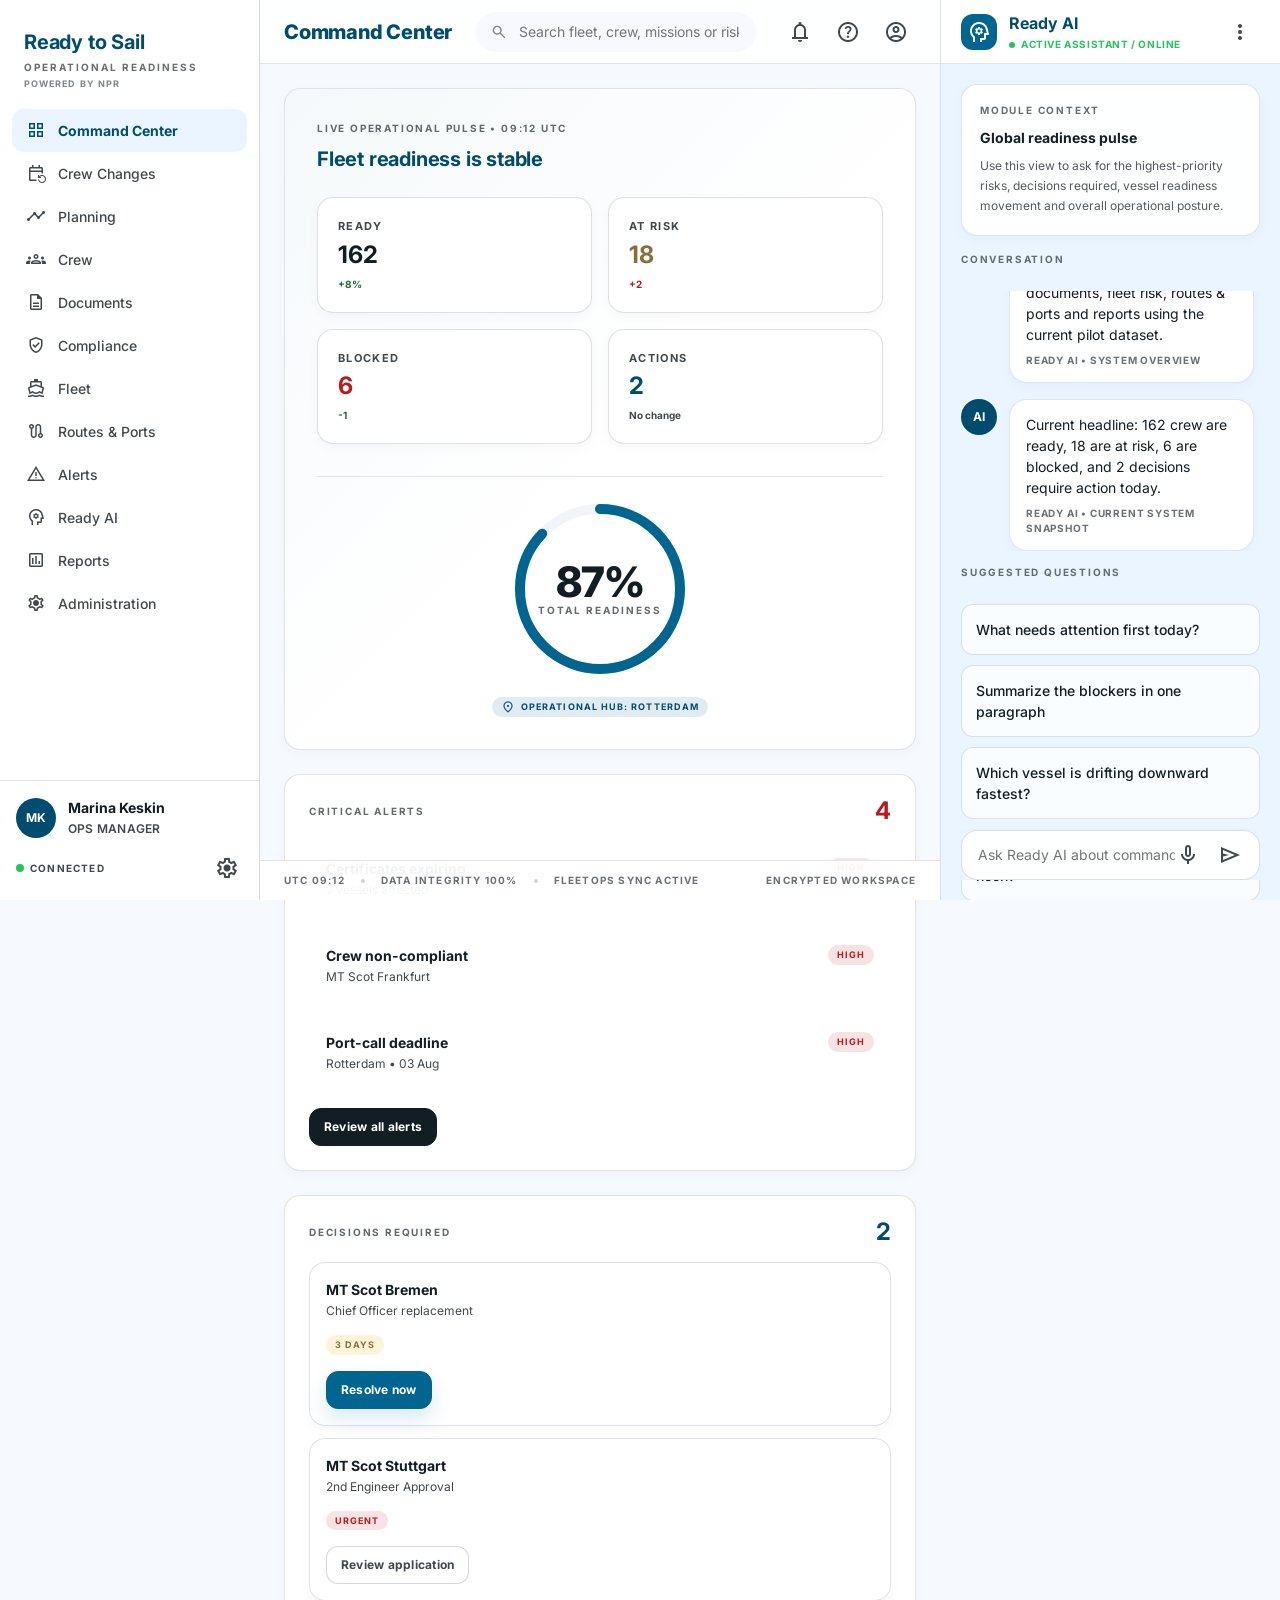
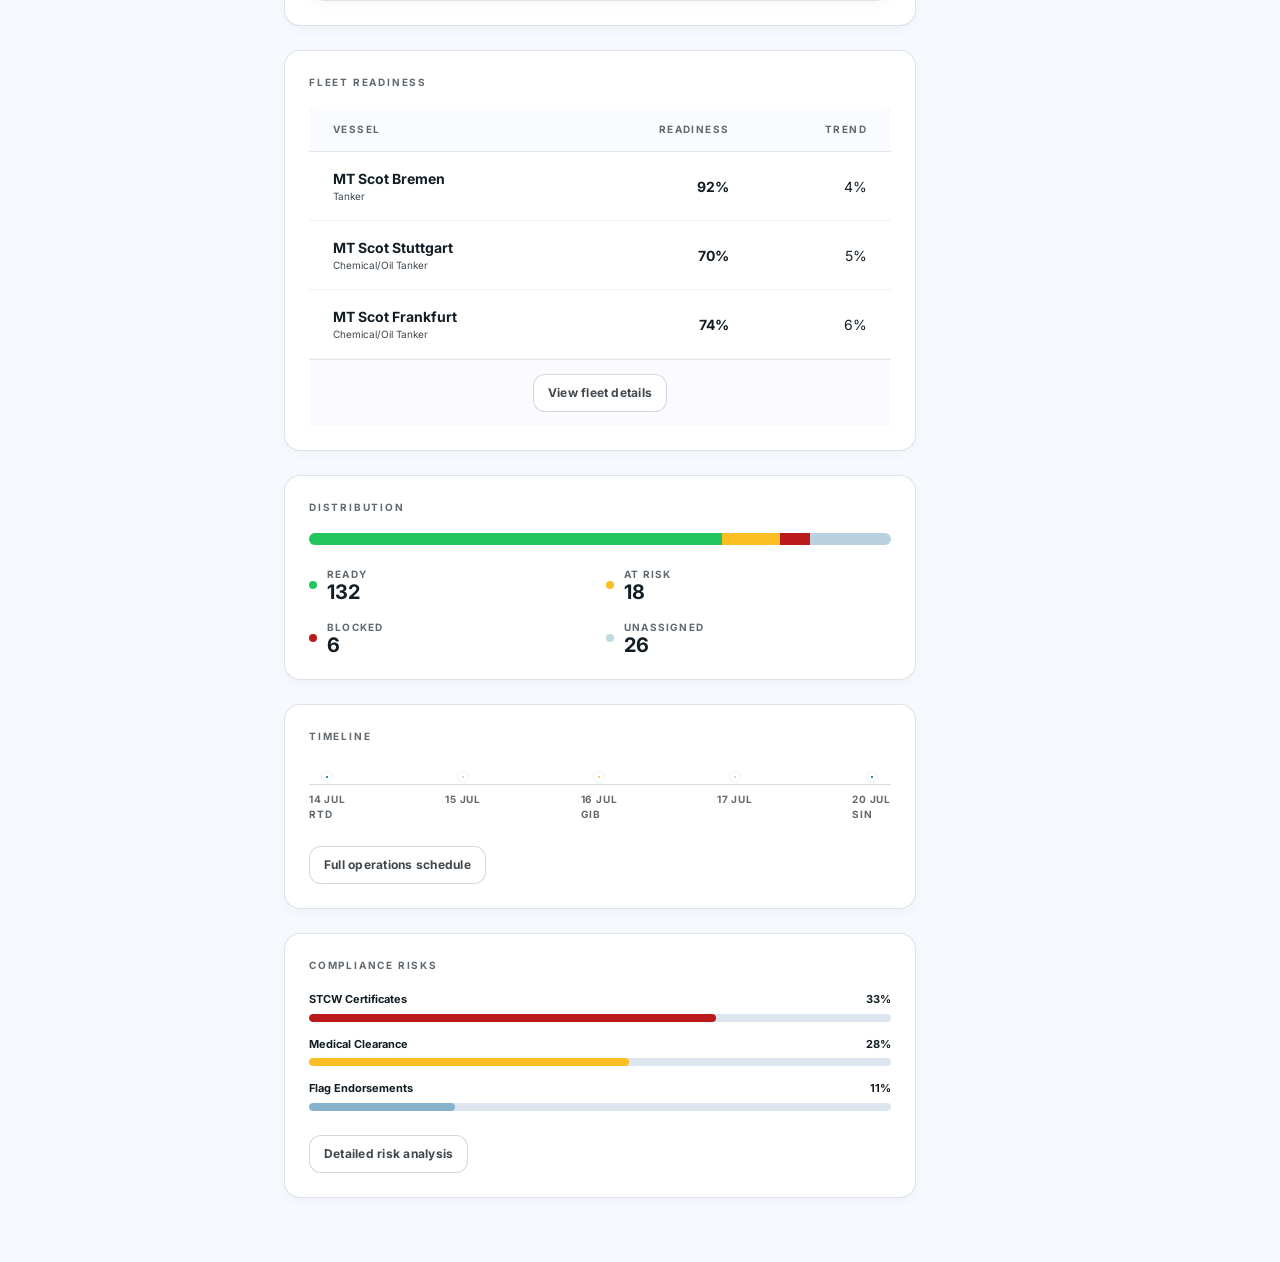
<file: index.html>
<!DOCTYPE html>
<html lang="en">
<head>
  <meta charset="UTF-8">
  <meta name="viewport" content="width=device-width, initial-scale=1.0">
  <title>Ready to Sail v1</title>
  <link rel="preconnect" href="https://fonts.googleapis.com">
  <link rel="preconnect" href="https://fonts.gstatic.com" crossorigin>
  <link href="https://fonts.googleapis.com/css2?family=Inter:wght@400;500;600;700;800&family=Material+Symbols+Outlined:wght@300;400;500;700&display=swap" rel="stylesheet">
  <link rel="stylesheet" href="assets/css/tokens.css?v=20260713-v1">
  <link rel="stylesheet" href="assets/css/app.css?v=20260713-v1">
</head>
<body>
  <div class="app">
    <aside class="sidebar" aria-label="Main navigation">
      <div class="brand">
        <h1 class="brand-title">Ready to Sail</h1>
        <div class="brand-subtitle">Operational Readiness</div>
        <div class="brand-meta">Powered by NPR</div>
      </div>

      <nav class="navlist">
        <button class="navitem active" data-view="command-center">
          <span class="material-symbols-outlined ic">grid_view</span>
          <span>Command Center</span>
        </button>
        <button class="navitem" data-view="crew-changes">
          <span class="material-symbols-outlined ic">event_repeat</span>
          <span>Crew Changes</span>
        </button>
        <button class="navitem" data-view="planning">
          <span class="material-symbols-outlined ic">timeline</span>
          <span>Planning</span>
        </button>
        <button class="navitem" data-view="crew">
          <span class="material-symbols-outlined ic">groups</span>
          <span>Crew</span>
        </button>
        <button class="navitem" data-view="documents">
          <span class="material-symbols-outlined ic">description</span>
          <span>Documents</span>
        </button>
        <button class="navitem" data-view="compliance">
          <span class="material-symbols-outlined ic">verified_user</span>
          <span>Compliance</span>
        </button>
        <button class="navitem" data-view="fleet">
          <span class="material-symbols-outlined ic">directions_boat</span>
          <span>Fleet</span>
        </button>
        <button class="navitem" data-view="routes-ports">
          <span class="material-symbols-outlined ic">route</span>
          <span>Routes &amp; Ports</span>
        </button>
        <button class="navitem" data-view="alerts">
          <span class="material-symbols-outlined ic">warning</span>
          <span>Alerts</span>
        </button>
        <button class="navitem" data-view="ready-ai">
          <span class="material-symbols-outlined ic">psychology</span>
          <span>Ready AI</span>
        </button>
        <button class="navitem" data-view="reports">
          <span class="material-symbols-outlined ic">assessment</span>
          <span>Reports</span>
        </button>
        <button class="navitem" data-view="admin">
          <span class="material-symbols-outlined ic">settings</span>
          <span>Administration</span>
        </button>
      </nav>

      <div class="sidebar-foot">
        <div class="profile-card">
          <div class="avatar">MK</div>
          <div>
            <div class="profile-name">Marina Keskin</div>
            <div class="profile-role">Ops Manager</div>
          </div>
        </div>
        <div class="status-row">
          <div class="status-live">Connected</div>
          <button class="sidebar-gear" data-nav="admin" aria-label="Settings">
            <span class="material-symbols-outlined">settings</span>
          </button>
        </div>
      </div>
    </aside>

    <div class="main">
      <header class="topbar">
        <div class="topbar-left">
          <h2 class="topbar-title" id="topbar-title">Command Center</h2>
          <div class="search-shell">
            <span class="material-symbols-outlined ic">search</span>
            <input id="topbar-search" class="search-box" type="text" placeholder="Search fleet or crew...">
          </div>
        </div>
        <div class="topbar-right">
          <button class="icon-btn" data-nav="alerts" aria-label="Notifications">
            <span class="material-symbols-outlined">notifications</span>
          </button>
          <button class="icon-btn" data-action="help-center" aria-label="Help">
            <span class="material-symbols-outlined">help_outline</span>
          </button>
          <button class="icon-btn" data-action="workspace-profile" aria-label="Workspace profile">
            <span class="material-symbols-outlined">account_circle</span>
          </button>
        </div>
      </header>

      <main class="content">
        <section class="view active" id="view-command-center">
          <div class="page page-grid">
            <div class="card hero pad-xl">
              <div class="hero-grid">
                <div>
                  <div class="eyebrow">Live Operational Pulse • 09:12 UTC</div>
                  <h3 class="headline" style="margin-top:10px;">Fleet readiness is stable</h3>
                  <div class="kpi-grid hero-kpis">
                    <div class="kpi-card">
                      <span class="kpi-label">Ready</span>
                      <div class="kpi-value">162</div>
                      <div class="kpi-meta text-ready">+8%</div>
                    </div>
                    <div class="kpi-card">
                      <span class="kpi-label">At Risk</span>
                      <div class="kpi-value text-risk">18</div>
                      <div class="kpi-meta text-blocked">+2</div>
                    </div>
                    <div class="kpi-card">
                      <span class="kpi-label">Blocked</span>
                      <div class="kpi-value text-blocked">6</div>
                      <div class="kpi-meta text-ready">-1</div>
                    </div>
                    <div class="kpi-card">
                      <span class="kpi-label">Actions</span>
                      <div class="kpi-value text-primary">2</div>
                      <div class="kpi-meta">No change</div>
                    </div>
                  </div>
                </div>
                <div class="hero-divider">
                  <div class="gauge" aria-hidden="true">
                    <svg viewBox="0 0 176 176">
                      <circle cx="88" cy="88" r="80" fill="none" stroke="#f1f5f9" stroke-width="10"></circle>
                      <circle cx="88" cy="88" r="80" fill="none" stroke="#006591" stroke-width="10" stroke-linecap="round" stroke-dasharray="502.65" stroke-dashoffset="65.34"></circle>
                    </svg>
                    <div class="gauge-copy">
                      <div class="kpi-value display">87%</div>
                      <div class="eyebrow" style="letter-spacing:0.2em;">Total Readiness</div>
                    </div>
                  </div>
                  <div class="badge live" style="margin-top:20px;">
                    <span class="material-symbols-outlined" style="font-size:14px;">location_on</span>
                    Operational Hub: Rotterdam
                  </div>
                </div>
              </div>
            </div>

            <div class="page-grid twelve">
              <div class="card pad-lg span-4">
                <div class="card-header">
                  <div>
                    <div class="eyebrow">Critical Alerts</div>
                  </div>
                  <div class="kpi-value text-blocked">4</div>
                </div>
                <div class="list-stack">
                  <div class="list-item">
                    <div>
                      <div class="list-title">Certificates expiring</div>
                      <div class="list-meta">2 vessels affected</div>
                    </div>
                    <span class="badge blocked">High</span>
                  </div>
                  <div class="list-item">
                    <div>
                      <div class="list-title">Crew non-compliant</div>
                      <div class="list-meta">MT Scot Frankfurt</div>
                    </div>
                    <span class="badge blocked">High</span>
                  </div>
                  <div class="list-item">
                    <div>
                      <div class="list-title">Port-call deadline</div>
                      <div class="list-meta">Rotterdam • 03 Aug</div>
                    </div>
                    <span class="badge blocked">High</span>
                  </div>
                </div>
                <div style="margin-top:18px;">
                  <button class="btn btn-dark" data-nav="alerts">Review all alerts</button>
                </div>
              </div>

              <div class="card pad-lg span-4">
                <div class="card-header">
                  <div class="eyebrow">Decisions Required</div>
                  <div class="kpi-value text-primary">2</div>
                </div>
                <div class="list-stack">
                  <div class="card kpi-card--soft" style="padding:16px;">
                    <div class="list-title">MT Scot Bremen</div>
                    <div class="list-meta">Chief Officer replacement</div>
                    <div style="margin:12px 0 16px;"><span class="badge risk">3 days</span></div>
                    <button class="btn btn-primary" data-nav="matching">Resolve now</button>
                  </div>
                  <div class="card kpi-card--soft" style="padding:16px;">
                    <div class="list-title">MT Scot Stuttgart</div>
                    <div class="list-meta">2nd Engineer Approval</div>
                    <div style="margin:12px 0 16px;"><span class="badge blocked">Urgent</span></div>
                    <button class="btn" data-action="open-crew-profile" data-key="ferdi">Review application</button>
                  </div>
                </div>
              </div>

              <div class="card pad-lg span-4">
                <div class="card-header">
                  <div class="eyebrow">Fleet Readiness</div>
                </div>
                <div class="table-wrap">
                  <table class="data-table">
                    <thead>
                      <tr>
                        <th>Vessel</th>
                        <th style="text-align:right;">Readiness</th>
                        <th style="text-align:right;">Trend</th>
                      </tr>
                    </thead>
                    <tbody>
                      <tr>
                        <td><strong>MT Scot Bremen</strong><div class="muted" style="font-size:10px;">Tanker</div></td>
                        <td style="text-align:right;"><strong>92%</strong></td>
                        <td style="text-align:right;" class="text-ready">4%</td>
                      </tr>
                      <tr>
                        <td><strong>MT Scot Stuttgart</strong><div class="muted" style="font-size:10px;">Chemical/Oil Tanker</div></td>
                        <td style="text-align:right;"><strong>70%</strong></td>
                        <td style="text-align:right;" class="text-blocked">5%</td>
                      </tr>
                      <tr>
                        <td><strong>MT Scot Frankfurt</strong><div class="muted" style="font-size:10px;">Chemical/Oil Tanker</div></td>
                        <td style="text-align:right;"><strong>74%</strong></td>
                        <td style="text-align:right;" class="text-blocked">6%</td>
                      </tr>
                    </tbody>
                  </table>
                </div>
                <div class="table-foot">
                  <button class="btn" data-nav="fleet">View fleet details</button>
                </div>
              </div>

              <div class="card pad-lg span-4">
                <div class="card-header">
                  <div class="eyebrow">Distribution</div>
                </div>
                <div class="distribution" aria-hidden="true">
                  <span style="width:71%; background:#22c55e;"></span>
                  <span style="width:10%; background:#fbbf24;"></span>
                  <span style="width:5%; background:#ba1a1a;"></span>
                  <span style="width:14%; background:rgba(0,101,145,0.18);"></span>
                </div>
                <div class="distribution-legend" style="margin-top:22px;">
                  <div class="distribution-stat"><span class="status-dot" style="background:#22c55e;"></span><div><div class="eyebrow" style="letter-spacing:0.12em;">Ready</div><strong>132</strong></div></div>
                  <div class="distribution-stat"><span class="status-dot" style="background:#fbbf24;"></span><div><div class="eyebrow" style="letter-spacing:0.12em;">At Risk</div><strong>18</strong></div></div>
                  <div class="distribution-stat"><span class="status-dot" style="background:#ba1a1a;"></span><div><div class="eyebrow" style="letter-spacing:0.12em;">Blocked</div><strong>6</strong></div></div>
                  <div class="distribution-stat"><span class="status-dot" style="background:rgba(0,101,145,0.25);"></span><div><div class="eyebrow" style="letter-spacing:0.12em;">Unassigned</div><strong>26</strong></div></div>
                </div>
              </div>

              <div class="card pad-lg span-4">
                <div class="card-header">
                  <div class="eyebrow">Timeline</div>
                </div>
                <div class="timeline">
                  <div class="timeline-line"></div>
                  <div class="timeline-row">
                    <div class="timeline-stop"><span class="timeline-dot" style="background:#006591;"></span><div class="eyebrow" style="letter-spacing:0.08em;">14 Jul<br>RTD</div></div>
                    <div class="timeline-stop"><span class="timeline-dot" style="background:#c0c7cf;"></span><div class="eyebrow" style="letter-spacing:0.08em;">15 Jul</div></div>
                    <div class="timeline-stop"><span class="timeline-dot" style="background:#fbbf24;"></span><div class="eyebrow" style="letter-spacing:0.08em;">16 Jul<br>GIB</div></div>
                    <div class="timeline-stop"><span class="timeline-dot" style="background:#c0c7cf;"></span><div class="eyebrow" style="letter-spacing:0.08em;">17 Jul</div></div>
                    <div class="timeline-stop"><span class="timeline-dot" style="background:#006591;"></span><div class="eyebrow" style="letter-spacing:0.08em;">20 Jul<br>SIN</div></div>
                  </div>
                </div>
                <div style="margin-top:24px;">
                  <button class="btn" data-nav="routes-ports">Full operations schedule</button>
                </div>
              </div>

              <div class="card pad-lg span-4">
                <div class="card-header">
                  <div class="eyebrow">Compliance Risks</div>
                </div>
                <div class="metric-row">
                  <div class="metric-row-item">
                    <div class="metric-row-head"><span>STCW Certificates</span><span>33%</span></div>
                    <div class="metric-bar"><span style="width:70%; background:#ba1a1a;"></span></div>
                  </div>
                  <div class="metric-row-item">
                    <div class="metric-row-head"><span>Medical Clearance</span><span>28%</span></div>
                    <div class="metric-bar"><span style="width:55%; background:#fbbf24;"></span></div>
                  </div>
                  <div class="metric-row-item">
                    <div class="metric-row-head"><span>Flag Endorsements</span><span>11%</span></div>
                    <div class="metric-bar"><span style="width:25%; background:rgba(0,101,145,0.4);"></span></div>
                  </div>
                </div>
                <div style="margin-top:24px;">
                  <button class="btn" data-nav="compliance">Detailed risk analysis</button>
                </div>
              </div>
            </div>
          </div>
        </section>

        <section class="view" id="view-crew-changes">
          <div class="page page-grid">
            <div class="kpi-grid">
              <div class="kpi-card"><span class="kpi-label">Embarking</span><div class="kpi-value" id="crewchanges-kpi-embarking">162</div><div class="kpi-meta text-ready" id="crewchanges-kpi-embarking-meta">+8</div></div>
              <div class="kpi-card"><span class="kpi-label">At Risk</span><div class="kpi-value text-risk" id="crewchanges-kpi-risk">18</div><div class="kpi-meta text-risk" id="crewchanges-kpi-risk-meta">+2</div></div>
              <div class="kpi-card"><span class="kpi-label">Blocked</span><div class="kpi-value text-blocked" id="crewchanges-kpi-blocked">6</div><div class="kpi-meta text-ready" id="crewchanges-kpi-blocked-meta">-1</div></div>
              <div class="kpi-card"><span class="kpi-label">Actions Today</span><div class="kpi-value" id="crewchanges-kpi-actions">2</div><div class="kpi-meta" id="crewchanges-kpi-actions-meta">Required decisions</div></div>
            </div>

            <div class="card table-card">
              <div class="table-toolbar">
                <div>
                  <div class="eyebrow">Crew Rotation Manifest</div>
                </div>
                <div style="display:flex; gap:8px;">
                  <button class="btn" data-action="filter-crew-changes">Filter</button>
                  <button class="btn" data-action="export-crew-changes">Export</button>
                </div>
              </div>
              <div class="table-wrap">
                <table class="data-table" style="min-width:1080px;">
                  <thead>
                    <tr id="crew-row-merih" data-crew-key="merih">
                      <th>Vessel</th>
                      <th>Crew Member</th>
                      <th>Role</th>
                      <th>Port</th>
                      <th>Rotation Window</th>
                      <th>Ready %</th>
                      <th>Status</th>
                      <th>Urgency</th>
                      <th style="text-align:right;">Action</th>
                    </tr>
                  </thead>
                  <tbody>
                    <tr data-action="open-matching" data-key="bremen" style="cursor:pointer;">
                      <td><strong>MT Scot Bremen</strong></td>
                      <td id="crewchanges-row-bremen-candidate">Hakan Çalhanoğlu<div class="muted" style="font-size:10px;">ID: #88401</div></td>
                      <td class="muted">Chief Officer</td>
                      <td class="muted">Gibraltar</td>
                      <td><strong>14 Jul 2026</strong></td>
                      <td><strong class="text-ready" id="crewchanges-row-bremen-ready">99%</strong></td>
                      <td><span class="badge ready" id="crewchanges-row-bremen-status">Ready</span></td>
                      <td><span class="badge live" id="crewchanges-row-bremen-urgency">Low</span></td>
                      <td style="text-align:right;"><button class="btn" id="crewchanges-row-bremen-action" data-action="open-matching" data-key="bremen">Open</button></td>
                    </tr>
                    <tr data-action="open-matching" data-key="stuttgart" style="cursor:pointer;">
                      <td><strong>MT Scot Stuttgart</strong></td>
                      <td id="crewchanges-row-stuttgart-candidate">Ferdi Kadıoğlu<div class="muted" style="font-size:10px;">ID: #88409</div></td>
                      <td class="muted">Second Engineer</td>
                      <td class="muted">Rotterdam</td>
                      <td><strong>22 Jul 2026</strong></td>
                      <td><strong class="text-risk" id="crewchanges-row-stuttgart-ready">90%</strong></td>
                      <td><span class="badge risk" id="crewchanges-row-stuttgart-status">At Risk</span></td>
                      <td><span class="badge risk" id="crewchanges-row-stuttgart-urgency">Medium</span></td>
                      <td style="text-align:right;"><button class="btn btn-primary" id="crewchanges-row-stuttgart-action" data-action="open-matching" data-key="stuttgart">View details</button></td>
                    </tr>
                    <tr data-action="open-crew-profile" data-key="rustu" style="cursor:pointer;">
                      <td><strong>MT Scot Frankfurt</strong></td>
                      <td id="crewchanges-row-frankfurt-candidate">Rüştü Reçber<div class="muted" style="font-size:10px;">ID: #88405</div></td>
                      <td class="muted">Master</td>
                      <td class="muted">Fos-sur-Mer</td>
                      <td><strong>19 Aug 2026</strong></td>
                      <td><strong class="text-blocked" id="crewchanges-row-frankfurt-ready">74%</strong></td>
                      <td><span class="badge blocked" id="crewchanges-row-frankfurt-status">Blocked</span></td>
                      <td><span class="badge blocked" id="crewchanges-row-frankfurt-urgency">High</span></td>
                      <td style="text-align:right;"><button class="btn btn-primary" data-action="open-crew-profile" data-key="rustu">Resolve</button></td>
                    </tr>
                    <tr data-action="open-crew-profile" data-key="cenk" style="cursor:pointer;">
                      <td><strong>MT Scot Hamburg</strong></td>
                      <td id="crewchanges-row-hamburg-candidate">Cenk Tosun<div class="muted" style="font-size:10px;">ID: #88404</div></td>
                      <td class="muted">Second Officer</td>
                      <td class="muted">Antwerp</td>
                      <td><strong>03 Sep 2026</strong></td>
                      <td><strong class="text-risk" id="crewchanges-row-hamburg-ready">88%</strong></td>
                      <td><span class="badge risk" id="crewchanges-row-hamburg-status">At Risk</span></td>
                      <td><span class="badge risk" id="crewchanges-row-hamburg-urgency">Medium</span></td>
                      <td style="text-align:right;"><button class="btn" data-action="open-crew-profile" data-key="cenk">Review</button></td>
                    </tr>
                  </tbody>
                </table>
              </div>
              <div class="table-foot">
                <button class="btn" data-nav="planning">View all 162 rotations</button>
              </div>
            </div>

            <div class="split-grid">
              <div class="card pad-lg">
                <div class="card-header"><div class="eyebrow">Flight Logistics</div></div>
                <div class="list-stack">
                  <div class="list-item" id="crewchanges-logistics-bremen" style="background:rgba(235,245,255,0.28); border-color:rgba(192,199,207,0.4);">
                    <div><div class="list-title" id="crewchanges-logistics-bremen-flight">TK 1951</div><div class="list-meta" id="crewchanges-logistics-bremen-route">IST → GIB • Çalhanoğlu, H.</div></div>
                    <div style="text-align:right;"><div class="badge ready" id="crewchanges-logistics-bremen-status">On Time</div><div class="list-meta" id="crewchanges-logistics-bremen-arrival">Arrival: 09:10</div></div>
                  </div>
                  <div class="list-item" id="crewchanges-logistics-stuttgart">
                    <div><div class="list-title" id="crewchanges-logistics-stuttgart-flight">TK 1543</div><div class="list-meta" id="crewchanges-logistics-stuttgart-route">IST → RTM • Kadıoğlu, F.</div></div>
                    <div style="text-align:right;"><div class="badge blocked" id="crewchanges-logistics-stuttgart-status">Pending approval</div><div class="list-meta" id="crewchanges-logistics-stuttgart-arrival">Arrival: 17:55</div></div>
                  </div>
                </div>
              </div>

              <div class="card pad-lg">
                <div class="card-header"><div class="eyebrow">Visa Readiness</div></div>
                <div class="metric-row">
                  <div class="metric-row-item">
                    <div class="metric-row-head"><span>Schengen</span><span id="crewchanges-visa-schengen-label">92%</span></div>
                    <div class="metric-bar"><span id="crewchanges-visa-schengen-bar" style="width:92%; background:#006591;"></span></div>
                  </div>
                  <div class="metric-row-item">
                    <div class="metric-row-head"><span>USA C1/D</span><span id="crewchanges-visa-us-label">68%</span></div>
                    <div class="metric-bar"><span id="crewchanges-visa-us-bar" style="width:68%; background:#fbbf24;"></span></div>
                  </div>
                </div>
              </div>
            </div>
          </div>
        </section>

        <section class="view" id="view-crew">
          <div class="page page-grid">
            <div class="kpi-grid">
              <div class="kpi-card kpi-card--soft"><span class="kpi-label">Ready to Embark</span><div class="kpi-value" id="crew-kpi-ready">162</div><div class="kpi-meta text-ready" id="crew-kpi-ready-meta">+8 vs yesterday</div></div>
              <div class="kpi-card kpi-card--soft"><span class="kpi-label">At Risk</span><div class="kpi-value text-risk" id="crew-kpi-risk">18</div><div class="kpi-meta text-risk" id="crew-kpi-risk-meta">+2 vs yesterday</div></div>
              <div class="kpi-card kpi-card--soft"><span class="kpi-label">Blocked</span><div class="kpi-value text-blocked" id="crew-kpi-blocked">6</div><div class="kpi-meta text-blocked" id="crew-kpi-blocked-meta">Requires action</div></div>
              <div class="kpi-card kpi-card--soft"><span class="kpi-label">Available Now</span><div class="kpi-value" id="crew-kpi-available">42</div><div class="kpi-meta" id="crew-kpi-available-meta">Ready for assignment</div></div>
            </div>

            <div class="card table-card">
              <div class="table-toolbar">
                <div class="eyebrow">Crew Readiness Manifest</div>
                <div style="display:flex; gap:8px;">
                  <button class="btn" data-action="filter-crew">Filter</button>
                  <button class="btn" data-action="export-crew">Export</button>
                </div>
              </div>
              <div class="table-wrap">
                <table class="data-table" style="min-width:1180px;">
                  <thead>
                    <tr>
                      <th>Crew Member</th>
                      <th>Rank / Role</th>
                      <th>Current Vessel</th>
                      <th>Location</th>
                      <th>ReadyScore</th>
                      <th>Certifications</th>
                      <th>Medical</th>
                      <th>Travel</th>
                      <th>Status</th>
                      <th>Action</th>
                    </tr>
                  </thead>
                  <tbody>
                    <tr>
                      <td><strong>Merih Demiral</strong><div class="muted" style="font-size:10px;">ID: #88400</div></td>
                      <td class="muted">Master</td>
                      <td>MT Scot Dresden</td>
                      <td>Istanbul</td>
                      <td><strong class="text-ready">97%</strong></td>
                      <td class="text-ready"><strong>Ready</strong></td>
                      <td class="text-ready"><strong>Ready</strong></td>
                      <td class="text-ready"><strong>Ready</strong></td>
                      <td><span class="badge ready">Ready</span></td>
                      <td><button class="btn" data-action="open-crew-profile" data-key="merih">Review</button></td>
                    </tr>
                    <tr id="crew-row-hakan" data-crew-key="hakan">
                      <td><strong>Hakan Çalhanoğlu</strong><div class="muted" style="font-size:10px;">ID: #88401</div></td>
                      <td class="muted">Chief Officer</td>
                      <td id="crew-row-hakan-vessel">Available</td>
                      <td>Istanbul</td>
                      <td><strong class="text-ready" id="crew-row-hakan-ready">99%</strong></td>
                      <td class="text-ready"><strong>Ready</strong></td>
                      <td class="text-ready" id="crew-row-hakan-medical"><strong>Ready</strong></td>
                      <td class="text-ready"><strong>Ready</strong></td>
                      <td><span class="badge ready" id="crew-row-hakan-status">Ready</span></td>
                      <td><button class="btn btn-primary" id="crew-row-hakan-action" data-action="open-matching" data-key="bremen">Assign</button></td>
                    </tr>
                    <tr id="crew-row-nihat" data-crew-key="nihat">
                      <td><strong>Nihat Kahveci</strong><div class="muted" style="font-size:10px;">ID: #88402</div></td>
                      <td class="muted">Chief Officer</td>
                      <td>Available</td>
                      <td>Gibraltar</td>
                      <td><strong class="text-ready">95%</strong></td>
                      <td class="text-ready"><strong>Ready</strong></td>
                      <td class="text-risk"><strong>60d</strong></td>
                      <td class="text-ready"><strong>Ready</strong></td>
                      <td><span class="badge risk">At Risk</span></td>
                      <td><button class="btn" data-action="open-crew-profile" data-key="nihat">Review</button></td>
                    </tr>
                    <tr id="crew-row-emre" data-crew-key="emre">
                      <td><strong>Emre Belözoğlu</strong><div class="muted" style="font-size:10px;">ID: #88403</div></td>
                      <td class="muted">Chief Engineer</td>
                      <td>MT Scot Bayern</td>
                      <td>Algeciras</td>
                      <td><strong>82%</strong></td>
                      <td class="text-ready"><strong>STCW Ready</strong></td>
                      <td class="text-ready"><strong>Ready</strong></td>
                      <td class="text-risk" id="crew-row-emre-travel"><strong>Passport Alert</strong></td>
                      <td><span class="badge risk" id="crew-row-emre-status">At Risk</span></td>
                      <td><button class="btn" data-action="open-crew-profile" data-key="emre">Review</button></td>
                    </tr>
                    <tr id="crew-row-cenk" data-crew-key="cenk">
                      <td><strong>Cenk Tosun</strong><div class="muted" style="font-size:10px;">ID: #88404</div></td>
                      <td class="muted">Second Officer</td>
                      <td>MT Scot Hamburg</td>
                      <td>Antwerp</td>
                      <td><strong class="text-risk" id="crew-row-cenk-ready">88%</strong></td>
                      <td class="text-ready"><strong>Ready</strong></td>
                      <td class="text-risk" id="crew-row-cenk-medical"><strong>Medical Due</strong></td>
                      <td class="text-ready"><strong>Ready</strong></td>
                      <td><span class="badge risk" id="crew-row-cenk-status">At Risk</span></td>
                      <td><button class="btn" data-action="open-crew-profile" data-key="cenk">Review</button></td>
                    </tr>
                    <tr id="crew-row-rustu" data-crew-key="rustu">
                      <td><strong>Rüştü Reçber</strong><div class="muted" style="font-size:10px;">ID: #88405</div></td>
                      <td class="muted">Master</td>
                      <td>MT Scot Frankfurt</td>
                      <td>Fos-sur-Mer</td>
                      <td><strong class="text-blocked" id="crew-row-rustu-ready">74%</strong></td>
                      <td class="text-blocked" id="crew-row-rustu-certs"><strong>Cert Expired</strong></td>
                      <td class="text-ready"><strong>Ready</strong></td>
                      <td class="text-ready"><strong>Ready</strong></td>
                      <td><span class="badge blocked" id="crew-row-rustu-status">Blocked</span></td>
                      <td><button class="btn" data-action="open-crew-profile" data-key="rustu">Fix</button></td>
                    </tr>
                    <tr id="crew-row-arda" data-crew-key="arda">
                      <td><strong>Arda Güler</strong><div class="muted" style="font-size:10px;">ID: #88406</div></td>
                      <td class="muted">Second Officer</td>
                      <td>Available</td>
                      <td>Istanbul</td>
                      <td><strong class="text-ready">98%</strong></td>
                      <td class="text-ready"><strong>Ready</strong></td>
                      <td class="text-ready"><strong>Ready</strong></td>
                      <td class="text-ready"><strong>Ready</strong></td>
                      <td><span class="badge ready">Ready</span></td>
                      <td><button class="btn" data-action="open-crew-profile" data-key="arda">Review</button></td>
                    </tr>
                    <tr id="crew-row-ozan" data-crew-key="ozan">
                      <td><strong>Ozan Kabak</strong><div class="muted" style="font-size:10px;">ID: #88407</div></td>
                      <td class="muted">Third Engineer</td>
                      <td>MT Scot Stuttgart</td>
                      <td>Rotterdam</td>
                      <td><strong class="text-ready">94%</strong></td>
                      <td class="text-ready"><strong>Ready</strong></td>
                      <td class="text-ready"><strong>Ready</strong></td>
                      <td class="text-ready"><strong>Ready</strong></td>
                      <td><span class="badge ready">Ready</span></td>
                      <td><button class="btn" data-action="open-crew-profile" data-key="ozan">Review</button></td>
                    </tr>
                    <tr id="crew-row-kerem" data-crew-key="kerem">
                      <td><strong>Kerem Aktürkoğlu</strong><div class="muted" style="font-size:10px;">ID: #88408</div></td>
                      <td class="muted">Chief Officer</td>
                      <td>MT Scot Munchen</td>
                      <td>Trieste</td>
                      <td><strong class="text-ready">96%</strong></td>
                      <td class="text-ready"><strong>Ready</strong></td>
                      <td class="text-ready"><strong>Ready</strong></td>
                      <td class="text-ready"><strong>Ready</strong></td>
                      <td><span class="badge ready">Ready</span></td>
                      <td><button class="btn" data-action="open-crew-profile" data-key="kerem">Review</button></td>
                    </tr>
                    <tr id="crew-row-ferdi" data-crew-key="ferdi">
                      <td><strong>Ferdi Kadıoğlu</strong><div class="muted" style="font-size:10px;">ID: #88409</div></td>
                      <td class="muted">Second Engineer</td>
                      <td id="crew-row-ferdi-vessel">Available</td>
                      <td>Istanbul</td>
                      <td><strong class="text-risk" id="crew-row-ferdi-ready">90%</strong></td>
                      <td class="text-ready"><strong>Ready</strong></td>
                      <td class="text-ready"><strong>Ready</strong></td>
                      <td class="text-risk" id="crew-row-ferdi-travel"><strong>Visa Pending</strong></td>
                      <td><span class="badge risk" id="crew-row-ferdi-status">At Risk</span></td>
                      <td><button class="btn" id="crew-row-ferdi-action" data-action="open-crew-profile" data-key="ferdi">Review</button></td>
                    </tr>
                  </tbody>
                </table>
              </div>
              <div class="table-foot">
                <button class="btn" data-action="show-roster-scope">View original crew roster sample</button>
              </div>
            </div>

            <div class="page-grid three">
              <div class="card pad-lg">
                <div class="eyebrow" style="margin-bottom:18px;">Certification Watch</div>
                <div class="list-stack">
                  <div class="list-item"><div><div class="list-title" id="crew-watch-emre-title">Passport</div><div class="list-meta" id="crew-watch-emre-meta">Emre Belözoğlu • Expires before next assignment</div></div><span class="badge blocked" id="crew-watch-emre-status">Critical</span></div>
                  <div class="list-item"><div><div class="list-title" id="crew-watch-cenk-title">Medical Certificate</div><div class="list-meta" id="crew-watch-cenk-meta">Cenk Tosun • Exp: 12 days</div></div><span class="badge risk" id="crew-watch-cenk-status">Expiring</span></div>
                  <div class="list-item"><div><div class="list-title" id="crew-watch-rustu-title">Advanced Oil Tanker</div><div class="list-meta" id="crew-watch-rustu-meta">Rüştü Reçber • Expired</div></div><span class="badge live" id="crew-watch-rustu-status">Due Soon</span></div>
                </div>
              </div>
              <div class="card pad-lg">
                <div class="eyebrow" style="margin-bottom:18px;">Availability by Rank</div>
                <div class="metric-row">
                  <div class="metric-row-item"><div class="metric-row-head"><span>Master / Captain</span><span id="crew-availability-master-label">12 Available</span></div><div class="metric-bar"><span id="crew-availability-master-bar" style="width:75%; background:#22c55e;"></span></div></div>
                  <div class="metric-row-item"><div class="metric-row-head"><span>Chief Engineer</span><span id="crew-availability-chiefeng-label">8 Available</span></div><div class="metric-bar"><span id="crew-availability-chiefeng-bar" style="width:45%; background:#22c55e;"></span></div></div>
                  <div class="metric-row-item"><div class="metric-row-head"><span>Deck Officers</span><span id="crew-availability-deck-label">22 Available</span></div><div class="metric-bar"><span id="crew-availability-deck-bar" style="width:90%; background:#22c55e;"></span></div></div>
                </div>
              </div>
              <div class="card pad-lg">
                <div class="eyebrow" style="margin-bottom:18px;">Status Distribution</div>
                <div class="distribution tall" aria-hidden="true">
                  <span id="crew-distribution-ready-bar" style="width:70%; background:#22c55e;"></span>
                  <span id="crew-distribution-risk-bar" style="width:20%; background:#fbbf24;"></span>
                  <span id="crew-distribution-blocked-bar" style="width:10%; background:#ba1a1a;"></span>
                </div>
                <div class="distribution-legend" style="margin-top:18px;">
                  <div><div class="eyebrow" style="letter-spacing:0.12em;">Ready</div><strong id="crew-distribution-ready-label">70%</strong></div>
                  <div><div class="eyebrow" style="letter-spacing:0.12em;">At Risk</div><strong id="crew-distribution-risk-label">20%</strong></div>
                  <div><div class="eyebrow" style="letter-spacing:0.12em;">Blocked</div><strong id="crew-distribution-blocked-label">10%</strong></div>
                </div>
              </div>
            </div>
          </div>
        </section>

        <section class="view" id="view-documents">
          <div class="page page-grid">
            <div class="kpi-grid">
              <div class="kpi-card"><span class="kpi-label">Verified Documents</span><div class="kpi-value" id="documents-kpi-verified">418</div><div class="kpi-meta text-ready" id="documents-kpi-verified-meta">+12</div></div>
              <div class="kpi-card"><span class="kpi-label text-risk">Expiring Soon</span><div class="kpi-value text-risk" id="documents-kpi-expiring">24</div><div class="kpi-meta text-blocked" id="documents-kpi-expiring-meta">+5</div></div>
              <div class="kpi-card"><span class="kpi-label text-blocked">Missing</span><div class="kpi-value text-blocked" id="documents-kpi-missing">9</div><div class="kpi-meta text-blocked" id="documents-kpi-missing-meta">+2</div></div>
              <div class="kpi-card"><span class="kpi-label text-primary">Pending Review</span><div class="kpi-value text-primary" id="documents-kpi-pending">16</div><div class="kpi-meta" id="documents-kpi-pending-meta">Requires action</div></div>
            </div>

            <div class="card table-card">
              <div class="table-toolbar">
                <div class="eyebrow">Document Readiness Manifest</div>
                <div style="display:flex; gap:8px;">
                  <button class="btn" data-action="export-documents">Export</button>
                  <button class="btn btn-primary" data-action="bulk-validate">Bulk Validate</button>
                </div>
              </div>
              <div class="context-banner" id="documents-context-banner">
                <div class="context-banner-title" id="documents-context-title">Operational context</div>
                <div class="subcopy" id="documents-context-copy">Selected document context will appear here.</div>
              </div>
              <div class="table-wrap">
                <table class="data-table" style="min-width:1120px;">
                  <thead>
                    <tr>
                      <th>Document</th>
                      <th>Owner</th>
                      <th>Type</th>
                      <th>Vessel</th>
                      <th>Expiry</th>
                      <th>Verification</th>
                      <th>Risk</th>
                      <th>Status</th>
                      <th>Action</th>
                    </tr>
                  </thead>
                  <tbody>
                    <tr id="document-row-passport-hc">
                      <td><strong>Medical Certificate</strong></td>
                      <td class="muted">Hakan Çalhanoğlu</td>
                      <td class="muted">Medical</td>
                      <td class="muted">MT Scot Bremen</td>
                      <td class="muted">12 Aug 2026</td>
                      <td><span class="badge ready" id="document-verification-passport-hc">Verified</span></td>
                      <td><span class="badge ready" id="document-risk-passport-hc">Low</span></td>
                      <td><span class="badge ready" id="document-status-passport-hc">Ready</span></td>
                      <td><button class="btn" id="document-action-passport-hc" data-action="view-document" data-key="passport-hc">View</button></td>
                    </tr>
                    <tr id="document-row-medical-cenk">
                      <td><strong>STCW Advanced Fire Fighting</strong></td>
                      <td class="muted">Cenk Tosun</td>
                      <td class="muted">Certification</td>
                      <td class="muted">MT Scot Hamburg</td>
                      <td class="text-risk"><strong>12 days</strong></td>
                      <td><span class="badge ready" id="document-verification-medical-cenk">Verified</span></td>
                      <td><span class="badge risk" id="document-risk-medical-cenk">Medium</span></td>
                      <td><span class="badge risk" id="document-status-medical-cenk">Expiring</span></td>
                      <td><button class="btn" id="document-action-medical-cenk" data-action="renew-document" data-key="medical-cenk">Renew</button></td>
                    </tr>
                    <tr id="document-row-seamanbook-emre">
                      <td><strong>Seaman Book</strong></td>
                      <td class="muted">Emre Belözoğlu</td>
                      <td class="muted">Identity</td>
                      <td class="muted">MT Scot Bayern</td>
                      <td class="text-blocked"><strong>Renew now</strong></td>
                      <td><span class="badge blocked" id="document-verification-seamanbook-emre">Not verified</span></td>
                      <td><span class="badge blocked" id="document-risk-seamanbook-emre">High</span></td>
                      <td><span class="badge blocked" id="document-status-seamanbook-emre">Blocked</span></td>
                      <td><button class="btn" id="document-action-seamanbook-emre" data-action="request-document" data-key="seamanbook-emre">Request</button></td>
                    </tr>
                    <tr id="document-row-visa-ferdi">
                      <td><strong>USA C1/D Visa</strong></td>
                      <td class="muted">Ferdi Kadıoğlu</td>
                      <td class="muted">Visa</td>
                      <td class="muted">MT Scot Stuttgart</td>
                      <td class="text-primary"><strong><em>Pending</em></strong></td>
                      <td><span class="badge live" id="document-verification-visa-ferdi">In progress</span></td>
                      <td><span class="badge live" id="document-risk-visa-ferdi">Medium</span></td>
                      <td><span class="badge live" id="document-status-visa-ferdi">Pending</span></td>
                      <td><button class="btn" id="document-action-visa-ferdi" data-action="open-matching" data-key="stuttgart">Resolve</button></td>
                    </tr>
                    <tr id="document-row-flag-endorsement-nihat">
                      <td><strong>Flag State Endorsement</strong></td>
                      <td class="muted">Nihat Kahveci</td>
                      <td class="muted">Endorsement</td>
                      <td class="muted">MT Scot Bremen</td>
                      <td class="muted">41 days</td>
                      <td><span class="badge ready" id="document-verification-flag-endorsement-nihat">Verified</span></td>
                      <td><span class="badge risk" id="document-risk-flag-endorsement-nihat">Medium</span></td>
                      <td><span class="badge risk" id="document-status-flag-endorsement-nihat">At Risk</span></td>
                      <td><button class="btn" id="document-action-flag-endorsement-nihat" data-action="review-document" data-key="flag-endorsement-elena">Review</button></td>
                    </tr>
                  </tbody>
                </table>
              </div>
              <div class="table-foot">
                <button class="btn" data-action="show-document-scope">View all operational documents</button>
              </div>
            </div>

            <div class="page-grid three">
              <div class="card pad-lg">
                <div class="eyebrow" style="margin-bottom:18px;">Certification Watch</div>
                <div class="list-stack">
                  <div class="list-item"><div><div class="list-title">Medical Certificates</div><div class="list-meta">8 pending review</div></div><span class="badge blocked">Critical</span></div>
                  <div class="list-item"><div><div class="list-title">STCW Certificates</div><div class="list-meta">6 due this month</div></div><span class="badge risk">Warning</span></div>
                  <div class="list-item"><div><div class="list-title">Visas</div><div class="list-meta">5 renewal alerts</div></div><span class="badge risk">Warning</span></div>
                </div>
              </div>
              <div class="card pad-lg">
                <div class="eyebrow" style="margin-bottom:18px;">Missing Impact</div>
                <div class="metric-row">
                  <div class="metric-row-item"><div class="metric-row-head"><span>Seaman Book</span><span>3 crew affected</span></div><div class="metric-bar"><span style="width:30%; background:#ba1a1a;"></span></div></div>
                  <div class="metric-row-item"><div class="metric-row-head"><span>Medical Certificate</span><span>2 crew affected</span></div><div class="metric-bar"><span style="width:20%; background:#ba1a1a;"></span></div></div>
                  <div class="metric-row-item"><div class="metric-row-head"><span>Flag Endorsement</span><span>2 crew affected</span></div><div class="metric-bar"><span style="width:20%; background:#ba1a1a;"></span></div></div>
                </div>
              </div>
              <div class="card pad-lg">
                <div class="eyebrow" style="margin-bottom:18px;">Verification Distribution</div>
                <div class="distribution" aria-hidden="true">
                  <span style="width:78%; background:#22c55e;"></span>
                  <span style="width:14%; background:rgba(0,101,145,0.25);"></span>
                  <span style="width:5%; background:#fbbf24;"></span>
                  <span style="width:3%; background:#ba1a1a;"></span>
                </div>
                <div class="distribution-legend" style="margin-top:18px;">
                  <div><div class="eyebrow" style="letter-spacing:0.12em;">Verified</div><strong>78%</strong></div>
                  <div><div class="eyebrow" style="letter-spacing:0.12em;">Pending</div><strong>14%</strong></div>
                  <div><div class="eyebrow" style="letter-spacing:0.12em;">Missing</div><strong>5%</strong></div>
                  <div><div class="eyebrow" style="letter-spacing:0.12em;">Rejected</div><strong>3%</strong></div>
                </div>
              </div>
            </div>
          </div>
        </section>

        <section class="view" id="view-fleet">
          <div class="page page-grid">
            <div class="kpi-grid">
              <div class="kpi-card kpi-card--soft"><span class="kpi-label">Total Vessels</span><div class="kpi-value" id="fleet-kpi-total">12</div><div class="kpi-meta" id="fleet-kpi-total-meta">Fleet Active</div></div>
              <div class="kpi-card kpi-card--soft"><span class="kpi-label">Operational Ready</span><div class="kpi-value text-ready" id="fleet-kpi-ready">9</div><div class="kpi-meta text-ready" id="fleet-kpi-ready-meta">+1 vs yesterday</div></div>
              <div class="kpi-card kpi-card--soft"><span class="kpi-label">At Risk</span><div class="kpi-value text-risk" id="fleet-kpi-risk">3</div><div class="kpi-meta text-risk" id="fleet-kpi-risk-meta">+1 vs yesterday</div></div>
              <div class="kpi-card kpi-card--soft"><span class="kpi-label">Blocked</span><div class="kpi-value text-blocked" id="fleet-kpi-blocked">1</div><div class="kpi-meta text-blocked" id="fleet-kpi-blocked-meta">Requires action</div></div>
            </div>

            <div class="card table-card">
              <div class="table-toolbar">
                <div class="eyebrow">Fleet Readiness Manifest</div>
                <div style="display:flex; gap:8px;">
                  <button class="btn" data-action="filter-fleet">Filter</button>
                  <button class="btn" data-action="export-fleet">Export</button>
                </div>
              </div>
              <div class="table-wrap">
                <table class="data-table" style="min-width:1260px;">
                  <thead>
                    <tr>
                      <th>Vessel</th>
                      <th>Type</th>
                      <th>Current Port / Route</th>
                      <th>Next Port / ETA</th>
                      <th>Crew Readiness</th>
                      <th>Compliance</th>
                      <th style="text-align:center;">ReadyScore</th>
                      <th>Status</th>
                      <th style="text-align:right; min-width:100px;">Action</th>
                    </tr>
                  </thead>
                  <tbody>
                    <tr id="fleet-row-bremen" data-vessel-key="bremen">
                      <td><strong class="text-primary">MT Scot Bremen</strong></td>
                      <td class="muted">Chemical/Oil Tanker</td>
                      <td class="muted">Rotterdam</td>
                      <td class="muted">Gibraltar · 14 Jul</td>
                      <td id="fleet-row-bremen-crew">Crew Ready</td>
                      <td class="muted" id="fleet-row-bremen-compliance">Compliance Ready</td>
                      <td style="text-align:center;"><strong class="text-ready" id="fleet-row-bremen-score">92%</strong></td>
                      <td><span class="badge ready" id="fleet-row-bremen-status">Ready</span></td>
                      <td style="text-align:right;"><button class="btn" id="fleet-row-bremen-action" data-action="open-vessel-detail" data-key="bremen">View</button></td>
                    </tr>
                    <tr id="fleet-row-stuttgart" data-vessel-key="stuttgart">
                      <td><strong class="text-primary">MT Scot Stuttgart</strong></td>
                      <td class="muted">Chemical/Oil Tanker</td>
                      <td class="muted">Rotterdam</td>
                      <td class="muted">Rotterdam · 22 Jul</td>
                      <td id="fleet-row-stuttgart-crew">Crew Pending</td>
                      <td class="muted" id="fleet-row-stuttgart-compliance">Candidate gap</td>
                      <td style="text-align:center;"><strong class="text-risk" id="fleet-row-stuttgart-score">70%</strong></td>
                      <td><span class="badge risk" id="fleet-row-stuttgart-status">At Risk</span></td>
                      <td style="text-align:right;"><button class="btn btn-primary" id="fleet-row-stuttgart-action" data-action="open-vessel-detail" data-key="stuttgart">Review</button></td>
                    </tr>
                    <tr id="fleet-row-hamburg" data-vessel-key="hamburg">
                      <td><strong class="text-primary">MT Scot Hamburg</strong></td>
                      <td class="muted">Chemical/Oil Tanker</td>
                      <td class="muted">Antwerp</td>
                      <td class="muted">Antwerp · 03 Sep</td>
                      <td id="fleet-row-hamburg-crew">Medical Due</td>
                      <td class="muted" id="fleet-row-hamburg-compliance">Compliant</td>
                      <td style="text-align:center;"><strong class="text-risk" id="fleet-row-hamburg-score">88%</strong></td>
                      <td><span class="badge risk" id="fleet-row-hamburg-status">At Risk</span></td>
                      <td style="text-align:right;"><button class="btn" id="fleet-row-hamburg-action" data-action="open-vessel-detail" data-key="hamburg">View</button></td>
                    </tr>
                    <tr id="fleet-row-bayern" data-vessel-key="bayern">
                      <td><strong class="text-primary">MT Scot Bayern</strong></td>
                      <td class="muted">Chemical/Oil Tanker</td>
                      <td class="muted">Algeciras</td>
                      <td class="muted">Algeciras · 11 Aug</td>
                      <td id="fleet-row-bayern-crew">Passport Alert</td>
                      <td class="muted" id="fleet-row-bayern-compliance">1 alert</td>
                      <td style="text-align:center;"><strong class="text-risk" id="fleet-row-bayern-score">82%</strong></td>
                      <td><span class="badge risk" id="fleet-row-bayern-status">At Risk</span></td>
                      <td style="text-align:right;"><button class="btn" id="fleet-row-bayern-action" data-action="open-vessel-detail" data-key="bayern">View</button></td>
                    </tr>
                    <tr id="fleet-row-berlin" data-vessel-key="berlin">
                      <td><strong class="text-primary">MT Scot Berlin</strong></td>
                      <td class="muted">Chemical/Oil Tanker</td>
                      <td class="muted">Ravenna</td>
                      <td class="muted">Ravenna · 26 Jul</td>
                      <td id="fleet-row-berlin-crew">Crew Ready</td>
                      <td class="muted" id="fleet-row-berlin-compliance">Compliant</td>
                      <td style="text-align:center;"><strong class="text-ready" id="fleet-row-berlin-score">96%</strong></td>
                      <td><span class="badge ready" id="fleet-row-berlin-status">Ready</span></td>
                      <td style="text-align:right;"><button class="btn" id="fleet-row-berlin-action" data-action="open-vessel-detail" data-key="berlin">View</button></td>
                    </tr>
                    <tr id="fleet-row-munchen" data-vessel-key="munchen">
                      <td><strong class="text-primary">MT Scot Munchen</strong></td>
                      <td class="muted">Chemical/Oil Tanker</td>
                      <td class="muted">Trieste</td>
                      <td class="muted">Trieste · 04 Aug</td>
                      <td id="fleet-row-munchen-crew">Crew Ready</td>
                      <td class="muted" id="fleet-row-munchen-compliance">Compliant</td>
                      <td style="text-align:center;"><strong class="text-ready" id="fleet-row-munchen-score">95%</strong></td>
                      <td><span class="badge ready" id="fleet-row-munchen-status">Ready</span></td>
                      <td style="text-align:right;"><button class="btn" id="fleet-row-munchen-action" data-action="open-vessel-detail" data-key="munchen">View</button></td>
                    </tr>
                    <tr id="fleet-row-leipzig" data-vessel-key="leipzig">
                      <td><strong class="text-primary">MT Scot Leipzig</strong></td>
                      <td class="muted">Chemical/Oil Tanker</td>
                      <td class="muted">Genoa</td>
                      <td class="muted">Genoa · 31 Jul</td>
                      <td id="fleet-row-leipzig-crew">Crew Ready</td>
                      <td class="muted" id="fleet-row-leipzig-compliance">Compliant</td>
                      <td style="text-align:center;"><strong class="text-ready" id="fleet-row-leipzig-score">94%</strong></td>
                      <td><span class="badge ready" id="fleet-row-leipzig-status">Ready</span></td>
                      <td style="text-align:right;"><button class="btn" id="fleet-row-leipzig-action" data-action="open-vessel-detail" data-key="leipzig">View</button></td>
                    </tr>
                    <tr id="fleet-row-frankfurt" data-vessel-key="frankfurt">
                      <td><strong class="text-primary">MT Scot Frankfurt</strong></td>
                      <td class="muted">Chemical/Oil Tanker</td>
                      <td class="muted">Fos-sur-Mer</td>
                      <td class="muted">Fos-sur-Mer · 19 Aug</td>
                      <td id="fleet-row-frankfurt-crew">Master Risk</td>
                      <td class="muted" id="fleet-row-frankfurt-compliance">Cert expired</td>
                      <td style="text-align:center;"><strong class="text-blocked" id="fleet-row-frankfurt-score">74%</strong></td>
                      <td><span class="badge blocked" id="fleet-row-frankfurt-status">Blocked</span></td>
                      <td style="text-align:right;"><button class="btn btn-primary" id="fleet-row-frankfurt-action" data-action="open-vessel-detail" data-key="frankfurt">Intervene</button></td>
                    </tr>
                    <tr id="fleet-row-dresden" data-vessel-key="dresden">
                      <td><strong class="text-primary">MT Scot Dresden</strong></td>
                      <td class="muted">Chemical/Oil Tanker</td>
                      <td class="muted">Marmara</td>
                      <td class="muted">Marmara · 15 Jul</td>
                      <td id="fleet-row-dresden-crew">Crew Ready</td>
                      <td class="muted" id="fleet-row-dresden-compliance">Compliant</td>
                      <td style="text-align:center;"><strong class="text-ready" id="fleet-row-dresden-score">97%</strong></td>
                      <td><span class="badge ready" id="fleet-row-dresden-status">Ready</span></td>
                      <td style="text-align:right;"><button class="btn" id="fleet-row-dresden-action" data-action="open-vessel-detail" data-key="dresden">View</button></td>
                    </tr>
                    <tr id="fleet-row-flensburg" data-vessel-key="flensburg">
                      <td><strong class="text-primary">MT Scot Flensburg</strong></td>
                      <td class="muted">Chemical/Oil Tanker</td>
                      <td class="muted">Augusta</td>
                      <td class="muted">Augusta · 18 Aug</td>
                      <td id="fleet-row-flensburg-crew">Crew Ready</td>
                      <td class="muted" id="fleet-row-flensburg-compliance">Compliant</td>
                      <td style="text-align:center;"><strong class="text-ready" id="fleet-row-flensburg-score">93%</strong></td>
                      <td><span class="badge ready" id="fleet-row-flensburg-status">Ready</span></td>
                      <td style="text-align:right;"><button class="btn" id="fleet-row-flensburg-action" data-action="open-vessel-detail" data-key="flensburg">View</button></td>
                    </tr>
                    <tr id="fleet-row-augsburg" data-vessel-key="augsburg">
                      <td><strong class="text-primary">MT Scot Augsburg</strong></td>
                      <td class="muted">Chemical/Oil Tanker</td>
                      <td class="muted">Cartagena</td>
                      <td class="muted">Cartagena · 28 Aug</td>
                      <td id="fleet-row-augsburg-crew">Crew Ready</td>
                      <td class="muted" id="fleet-row-augsburg-compliance">Compliant</td>
                      <td style="text-align:center;"><strong class="text-ready" id="fleet-row-augsburg-score">92%</strong></td>
                      <td><span class="badge ready" id="fleet-row-augsburg-status">Ready</span></td>
                      <td style="text-align:right;"><button class="btn" id="fleet-row-augsburg-action" data-action="open-vessel-detail" data-key="augsburg">View</button></td>
                    </tr>
                    <tr id="fleet-row-nuernberg" data-vessel-key="nuernberg">
                      <td><strong class="text-primary">MT Scot Nuernberg</strong></td>
                      <td class="muted">Chemical/Oil Tanker</td>
                      <td class="muted">Ceuta</td>
                      <td class="muted">Ceuta · 02 Sep</td>
                      <td id="fleet-row-nuernberg-crew">Crew Ready</td>
                      <td class="muted" id="fleet-row-nuernberg-compliance">Compliant</td>
                      <td style="text-align:center;"><strong class="text-ready" id="fleet-row-nuernberg-score">91%</strong></td>
                      <td><span class="badge ready" id="fleet-row-nuernberg-status">Ready</span></td>
                      <td style="text-align:right;"><button class="btn" id="fleet-row-nuernberg-action" data-action="open-vessel-detail" data-key="nuernberg">View</button></td>
                    </tr>
                  </tbody>
                </table>
              </div>
            </div>

            <div class="page-grid twelve">
              <div class="card pad-lg span-4">
                <div class="eyebrow" style="margin-bottom:18px;">Vessel Risk Watch</div>
                <div class="list-stack">
                  <div class="list-item"><div><div class="list-title">MT Scot Frankfurt</div><div class="list-meta" id="fleet-watch-frankfurt-meta">Master certificate expired</div></div><span class="badge blocked" id="fleet-watch-frankfurt-status">Critical</span></div>
                  <div class="list-item"><div><div class="list-title">MT Scot Stuttgart</div><div class="list-meta" id="fleet-watch-stuttgart-meta">No compliant Second Engineer confirmed</div></div><span class="badge risk" id="fleet-watch-stuttgart-status">Priority: High</span></div>
                  <div class="list-item"><div><div class="list-title">MT Scot Bayern</div><div class="list-meta" id="fleet-watch-bayern-meta">Passport processing pending</div></div><span class="badge live" id="fleet-watch-bayern-status">Medium</span></div>
                </div>
              </div>
              <div class="card pad-lg span-4">
                <div class="eyebrow" style="margin-bottom:18px;">Readiness by Type</div>
                <div class="metric-row">
                  <div class="metric-row-item"><div class="metric-row-head"><span>Tankers</span><span id="fleet-type-tankers-label">84%</span></div><div class="metric-bar"><span id="fleet-type-tankers-bar" style="width:84%; background:#006591;"></span></div></div>
                  <div class="metric-row-item"><div class="metric-row-head"><span>LPG Carriers</span><span id="fleet-type-lpg-label">71%</span></div><div class="metric-bar"><span id="fleet-type-lpg-bar" style="width:71%; background:#fbbf24;"></span></div></div>
                  <div class="metric-row-item"><div class="metric-row-head"><span>Container Ships</span><span id="fleet-type-container-label">88%</span></div><div class="metric-bar"><span id="fleet-type-container-bar" style="width:88%; background:#22c55e;"></span></div></div>
                  <div class="metric-row-item"><div class="metric-row-head"><span>Offshore Support</span><span id="fleet-type-offshore-label">48%</span></div><div class="metric-bar"><span id="fleet-type-offshore-bar" style="width:48%; background:#ba1a1a;"></span></div></div>
                </div>
              </div>
              <div class="card pad-lg span-4">
                <div class="eyebrow" style="margin-bottom:18px;">Status Distribution</div>
                <div class="distribution tall" aria-hidden="true">
                  <span id="fleet-distribution-ready-bar" style="width:75%; background:#22c55e;"></span>
                  <span id="fleet-distribution-risk-bar" style="width:17%; background:#fbbf24;"></span>
                  <span id="fleet-distribution-blocked-bar" style="width:8%; background:#ba1a1a;"></span>
                </div>
                <div class="distribution-legend" style="margin-top:18px;">
                  <div><div class="eyebrow" style="letter-spacing:0.12em;">Ready</div><strong id="fleet-distribution-ready-label">75%</strong></div>
                  <div><div class="eyebrow" style="letter-spacing:0.12em;">At Risk</div><strong id="fleet-distribution-risk-label">17%</strong></div>
                  <div><div class="eyebrow" style="letter-spacing:0.12em;">Blocked</div><strong id="fleet-distribution-blocked-label">8%</strong></div>
                </div>
              </div>
            </div>

            <div class="card activity-strip">
              <div class="eyebrow">Live Insights</div>
              <div class="activity-list">
                <div class="muted">Rotterdam Port: <strong style="color:var(--color-text);" id="fleet-insight-rotterdam">High Activity</strong></div>
                <div class="muted">Gibraltar Route: <strong style="color:var(--color-text);" id="fleet-insight-gibraltar">Severe Weather Warning</strong></div>
                <div class="muted">Fleet Sync: <strong style="color:var(--color-text);" id="fleet-insight-sync">Just now</strong></div>
              </div>
            </div>
          </div>
        </section>

        <section class="view" id="view-routes-ports">
          <div class="page page-grid">
            <div class="kpi-grid">
              <div class="kpi-card"><span class="kpi-label">Active Routes</span><div class="kpi-value" id="routes-kpi-active">8</div><div class="kpi-meta text-primary" id="routes-kpi-active-meta">Fleet Moving</div></div>
              <div class="kpi-card"><span class="kpi-label">Port Calls This Week</span><div class="kpi-value" id="routes-kpi-portcalls">14</div><div class="kpi-meta text-primary" id="routes-kpi-portcalls-meta">+3 vs yesterday</div></div>
              <div class="kpi-card"><span class="kpi-label">At Risk Windows</span><div class="kpi-value text-risk" id="routes-kpi-risk">3</div><div class="kpi-meta text-risk" id="routes-kpi-risk-meta">Action Required</div></div>
              <div class="kpi-card"><span class="kpi-label">Delayed Events</span><div class="kpi-value text-blocked" id="routes-kpi-delayed">2</div><div class="kpi-meta text-blocked" id="routes-kpi-delayed-meta">Intervention</div></div>
            </div>

            <div class="card route-strip pad-xl">
              <div class="route-track">
                <div class="route-node active" data-action="open-vessel-detail" data-key="bremen" style="cursor:pointer;">
                  <span class="dot"></span>
                  <div class="eyebrow" style="letter-spacing:0.08em;">Rotterdam</div>
                  <div class="muted" style="font-size:9px;">NODE_01</div>
                </div>
                <div class="route-line"><div class="route-vessel" data-action="open-vessel-detail" data-key="bremen" style="left:28%; cursor:pointer;">MT SCOT BREMEN</div></div>
                <div class="route-node" data-action="open-matching" data-key="bremen" style="cursor:pointer;">
                  <span class="dot"></span>
                  <div class="eyebrow" style="letter-spacing:0.08em;">Gibraltar</div>
                  <div class="muted" style="font-size:9px;">NODE_02</div>
                </div>
                <div class="route-line"><div class="route-vessel" data-action="open-matching" data-key="stuttgart" style="right:18%; color:var(--color-text-muted); cursor:pointer;">SCOT STUTTGART</div></div>
                <div class="route-node" data-action="open-vessel-detail" data-key="dresden" style="cursor:pointer;">
                  <span class="dot"></span>
                  <div class="eyebrow" style="letter-spacing:0.08em;">Marmara</div>
                  <div class="muted" style="font-size:9px;">NODE_03</div>
                </div>
              </div>
            </div>

            <div class="card table-card">
              <div class="table-toolbar">
                <div style="display:flex; align-items:center; gap:12px;">
                  <div class="headline" style="font-size:20px;">Route &amp; Port Manifest</div>
                  <span class="badge live">Active Ops</span>
                </div>
                <div style="display:flex; gap:8px;">
                  <button class="btn" data-action="filter-routes">Filter</button>
                  <button class="btn" data-action="export-routes">Export</button>
                </div>
              </div>
              <div class="table-wrap">
                <table class="data-table" style="min-width:1160px;">
                  <thead>
                    <tr id="routes-row-bremen" data-route-key="bremen">
                      <th>Vessel</th>
                      <th>Current Port / Position</th>
                      <th>Next Port / ETA</th>
                      <th>Embarkation Window</th>
                      <th>Crew Readiness</th>
                      <th>Port Risk</th>
                      <th>Status</th>
                      <th style="text-align:right;">Action</th>
                    </tr>
                  </thead>
                  <tbody>
                    <tr>
                      <td><strong>MT Scot Bremen</strong><div class="muted" style="font-size:11px;">IMO 9234857</div></td>
                      <td><strong>Rotterdam</strong><div class="muted" style="font-size:11px;">At Berth</div></td>
                      <td><strong>Gibraltar</strong><div class="text-primary" style="font-size:11px; font-weight:700;">14 Jul · 09:30</div></td>
                      <td><strong>03–05 Aug</strong><div class="muted" style="font-size:11px;"><em>Rotterdam</em></div></td>
                      <td><span class="badge ready" id="routes-row-bremen-crew">Ready</span></td>
                      <td class="muted" id="routes-row-bremen-risk">Low</td>
                      <td><span class="badge live" id="routes-row-bremen-status">Ready</span></td>
                      <td style="text-align:right;"><button class="btn" id="routes-row-bremen-action" data-action="open-vessel-detail" data-key="bremen">View</button></td>
                    </tr>
                    <tr id="routes-row-stuttgart" data-route-key="stuttgart">
                      <td><strong>MT Scot Stuttgart</strong><div class="muted" style="font-size:11px;">IMO 9274549</div></td>
                      <td><strong>Rotterdam</strong><div class="muted" style="font-size:11px;">At Berth</div></td>
                      <td><strong>Rotterdam</strong><div class="text-primary" style="font-size:11px; font-weight:700;">22 Jul · 18:00</div></td>
                      <td><strong>22–24 Jul</strong><div class="muted" style="font-size:11px;"><em>Rotterdam</em></div></td>
                      <td><span class="badge risk" id="routes-row-stuttgart-crew">Candidate Pending</span></td>
                      <td class="text-risk" id="routes-row-stuttgart-risk"><strong>High</strong></td>
                      <td><span class="badge risk" id="routes-row-stuttgart-status">At Risk</span></td>
                      <td style="text-align:right;"><button class="btn" id="routes-row-stuttgart-action" data-action="open-matching" data-key="stuttgart">Review</button></td>
                    </tr>
                    <tr id="routes-row-frankfurt" data-route-key="frankfurt">
                      <td><strong>MT Scot Frankfurt</strong><div class="muted" style="font-size:11px;">IMO 9325142</div></td>
                      <td><strong>Fos-sur-Mer</strong><div class="muted" style="font-size:11px;">At Berth</div></td>
                      <td><strong>Fos-sur-Mer</strong><div class="text-primary" style="font-size:11px; font-weight:700;">19 Aug · 11:50</div></td>
                      <td><strong>19–21 Aug</strong><div class="muted" style="font-size:11px;"><em>Fos-sur-Mer</em></div></td>
                      <td><span class="badge blocked" id="routes-row-frankfurt-crew">Cert Expired</span></td>
                      <td class="text-blocked" id="routes-row-frankfurt-risk"><strong>Critical</strong></td>
                      <td><span class="badge blocked" id="routes-row-frankfurt-status">Blocked</span></td>
                      <td style="text-align:right;"><button class="btn btn-primary" id="routes-row-frankfurt-action" data-action="open-vessel-detail" data-key="frankfurt">Intervene</button></td>
                    </tr>
                    <tr id="routes-row-dresden" data-route-key="dresden">
                      <td><strong>MT Scot Dresden</strong><div class="muted" style="font-size:11px;">IMO 9420963</div></td>
                      <td><strong>Marmara</strong><div class="muted" style="font-size:11px;">At Berth</div></td>
                      <td><strong>Marmara</strong><div class="text-primary" style="font-size:11px; font-weight:700;">15 Jul · 12:15</div></td>
                      <td><strong>15–17 Jul</strong><div class="muted" style="font-size:11px;"><em>Marmara</em></div></td>
                      <td><span class="badge ready" id="routes-row-dresden-crew">Ready</span></td>
                      <td class="text-ready" id="routes-row-dresden-risk"><strong>Low</strong></td>
                      <td><span class="badge live" id="routes-row-dresden-status">Ready</span></td>
                      <td style="text-align:right;"><button class="btn" id="routes-row-dresden-action" data-action="open-vessel-detail" data-key="dresden">View</button></td>
                    </tr>
                  </tbody>
                </table>
              </div>
            </div>

            <div class="page-grid three">
              <div class="card pad-lg">
                <div class="eyebrow" style="margin-bottom:18px;">Port Risk Watch</div>
                <div class="list-stack">
                  <div class="list-item"><div class="list-title">Rotterdam</div><span class="badge risk" id="routes-watch-rotterdam-status">Medium</span></div>
                  <div class="list-item"><div><div class="list-title">Gibraltar</div><div class="list-meta" id="routes-watch-gibraltar-meta">Weather Delay</div></div><span class="badge blocked" id="routes-watch-gibraltar-status">High</span></div>
                  <div class="list-item"><div><div class="list-title">Fos-sur-Mer</div><div class="list-meta" id="routes-watch-fos-meta">Certificate-driven intervention</div></div><span class="badge risk" id="routes-watch-fos-status">Medium</span></div>
                </div>
              </div>
              <div class="card pad-lg">
                <div class="eyebrow" style="margin-bottom:18px;">Upcoming Windows (7d)</div>
                <div class="list-stack">
                  <div class="list-item"><div><div class="list-title">MT Scot Bremen</div><div class="list-meta" id="routes-window-bremen">Rotterdam | 03 Aug</div></div></div>
                  <div class="list-item"><div><div class="list-title">MT Scot Stuttgart</div><div class="list-meta" id="routes-window-stuttgart">Rotterdam | 22 Jul</div></div></div>
                  <div class="list-item"><div><div class="list-title">MT Scot Frankfurt</div><div class="list-meta" id="routes-window-frankfurt">Fos-sur-Mer | 19 Aug</div></div></div>
                </div>
              </div>
              <div class="card pad-lg">
                <div class="eyebrow" style="margin-bottom:18px;">Logistics Readiness</div>
                <div class="metric-row">
                  <div class="metric-row-item"><div class="metric-row-head"><span>Flights</span><span id="routes-logistics-flights-label">84%</span></div><div class="metric-bar"><span id="routes-logistics-flights-bar" style="width:84%; background:#22c55e;"></span></div></div>
                  <div class="metric-row-item"><div class="metric-row-head"><span>Visas</span><span id="routes-logistics-visas-label">71%</span></div><div class="metric-bar"><span id="routes-logistics-visas-bar" style="width:71%; background:#fbbf24;"></span></div></div>
                  <div class="metric-row-item"><div class="metric-row-head"><span>Port Access</span><span id="routes-logistics-port-label">88%</span></div><div class="metric-bar"><span id="routes-logistics-port-bar" style="width:88%; background:#22c55e;"></span></div></div>
                </div>
              </div>
            </div>
          </div>
        </section>

        <section class="view" id="view-reports">
          <div class="page page-grid">
            <div class="kpi-grid">
              <div class="kpi-card"><span class="kpi-label">Fleet Readiness</span><div class="kpi-value" id="reports-kpi-fleet">87%</div><div class="kpi-meta text-ready" id="reports-kpi-fleet-meta">+3% wk</div></div>
              <div class="kpi-card"><span class="kpi-label">Crew Readiness</span><div class="kpi-value" id="reports-kpi-crew">162</div><div class="kpi-meta" id="reports-kpi-crew-meta">Personnel ready to embark</div></div>
              <div class="kpi-card"><span class="kpi-label">Active Blockers</span><div class="kpi-value text-blocked" id="reports-kpi-blockers">6</div><div class="kpi-meta text-blocked" id="reports-kpi-blockers-meta">High priority</div></div>
              <div class="kpi-card"><span class="kpi-label">Reports Generated</span><div class="kpi-value" id="reports-kpi-generated">24</div><div class="kpi-meta text-primary" id="reports-kpi-generated-meta">MTD</div></div>
            </div>

            <div class="card table-card">
              <div class="table-toolbar">
                <div class="headline" style="font-size:20px;">Main Operational Reports</div>
                <div style="display:flex; gap:8px;">
                  <button class="btn" data-action="filter-reports">Filter</button>
                  <button class="btn btn-primary" data-action="new-report">New Report</button>
                </div>
              </div>
              <div class="context-banner" id="reports-context-banner">
                <div class="context-banner-title" id="reports-context-title">Operational context</div>
                <div class="subcopy" id="reports-context-copy">Selected report context will appear here.</div>
              </div>
              <div class="table-wrap">
                <table class="data-table compact">
                  <thead>
                    <tr>
                      <th>Report Name</th>
                      <th style="text-align:center;">Frequency</th>
                      <th>Last Run</th>
                      <th>Status</th>
                      <th style="text-align:right;">Action</th>
                    </tr>
                  </thead>
                  <tbody>
                    <tr id="report-row-weekly-readiness" data-report-frequency="weekly" data-report-status="ready">
                      <td><strong>Weekly Readiness Report</strong><div class="muted" style="font-size:11px;">Scope: Fleet + Crew + Documents</div></td>
                      <td style="text-align:center;"><span class="badge live">Weekly</span></td>
                      <td class="muted" id="report-weekly-readiness-last-run">Today 09:12</td>
                      <td><span class="badge ready" id="report-weekly-readiness-status">Ready</span></td>
                      <td style="text-align:right;"><button class="btn" id="report-weekly-readiness-action" data-action="open-report" data-key="weekly-readiness">Open</button></td>
                    </tr>
                    <tr id="report-row-compliance-exceptions" data-report-frequency="daily" data-report-status="blocked">
                      <td><strong>Compliance Exceptions Report</strong><div class="muted" style="font-size:11px;">Scope: Certs + Medical + STCW</div></td>
                      <td style="text-align:center;"><span class="badge live">Daily</span></td>
                      <td class="muted" id="report-compliance-exceptions-last-run">Today 08:40</td>
                      <td><span class="badge blocked" id="report-compliance-exceptions-status">Requires Review</span></td>
                      <td style="text-align:right;"><button class="btn btn-primary" id="report-compliance-exceptions-action" data-nav="documents">Review</button></td>
                    </tr>
                    <tr id="report-row-crew-change-risk" data-report-frequency="daily" data-report-status="risk">
                      <td><strong>Crew Change Risk Report</strong><div class="muted" style="font-size:11px;">Scope: Active crew changes</div></td>
                      <td style="text-align:center;"><span class="badge live">Daily</span></td>
                      <td class="muted" id="report-crew-change-risk-last-run">Yesterday 18:00</td>
                      <td><span class="badge risk" id="report-crew-change-risk-status">At Risk</span></td>
                      <td style="text-align:right;"><button class="btn" id="report-crew-change-risk-action" data-action="generate-report" data-key="crew-change-risk">Generate</button></td>
                    </tr>
                    <tr id="report-row-vessel-readiness-matrix" data-report-frequency="live" data-report-status="live">
                      <td><strong>Vessel Readiness Matrix</strong><div class="muted" style="font-size:11px;">Scope: Fleet readiness</div></td>
                      <td style="text-align:center;"><span class="badge live">Live</span></td>
                      <td class="muted" id="report-vessel-readiness-matrix-last-run"><em>Live stream</em></td>
                      <td><span class="badge live" id="report-vessel-readiness-matrix-status">Ready</span></td>
                      <td style="text-align:right;"><button class="btn" id="report-vessel-readiness-matrix-action" data-action="open-vessel-detail" data-key="bremen">View</button></td>
                    </tr>
                    <tr id="report-row-expiring-docs" data-report-frequency="daily" data-report-status="risk">
                      <td><strong>Expiring Documents Report</strong><div class="muted" style="font-size:11px;">Scope: Documents</div></td>
                      <td style="text-align:center;"><span class="badge live">Daily</span></td>
                      <td class="muted" id="report-expiring-docs-last-run">Today 07:30</td>
                      <td><span class="badge risk" id="report-expiring-docs-status">Warning</span></td>
                      <td style="text-align:right;"><button class="btn" id="report-expiring-docs-action" data-action="open-report" data-key="expiring-docs">Open</button></td>
                    </tr>
                  </tbody>
                </table>
              </div>
            </div>

            <div class="page-grid twelve">
              <div class="card pad-lg span-7">
                <div class="card-header">
                  <div class="headline" style="font-size:16px;">Readiness Trend (Last 7 Days)</div>
                  <div class="badge ready">+6.1% Overall</div>
                </div>
                <div class="chart-bars" aria-hidden="true">
                  <div class="chart-bar" style="height:82%;"></div>
                  <div class="chart-bar" style="height:83%;"></div>
                  <div class="chart-bar" style="height:83.5%;"></div>
                  <div class="chart-bar" style="height:85%;"></div>
                  <div class="chart-bar" style="height:84%;"></div>
                  <div class="chart-bar" style="height:86%;"></div>
                  <div class="chart-bar active" style="height:87%;"></div>
                </div>
                <div class="chart-labels">
                  <span>Mon</span><span>Tue</span><span>Wed</span><span>Thu</span><span>Fri</span><span>Sat</span><span>Sun</span>
                </div>
              </div>
              <div class="card pad-lg span-5">
                <div class="headline" style="font-size:16px; margin-bottom:20px;">Blocked Reasons</div>
                <div class="metric-row">
                  <div class="metric-row-item"><div class="metric-row-head"><span>STCW Certifications</span><span>6</span></div><div class="metric-bar"><span style="width:80%; background:#ba1a1a;"></span></div></div>
                  <div class="metric-row-item"><div class="metric-row-head"><span>Medical Clearances</span><span>5</span></div><div class="metric-bar"><span style="width:65%; background:rgba(186,26,26,0.85);"></span></div></div>
                  <div class="metric-row-item"><div class="metric-row-head"><span>Visa Approval</span><span>3</span></div><div class="metric-bar"><span style="width:40%; background:#fbbf24;"></span></div></div>
                  <div class="metric-row-item"><div class="metric-row-head"><span>Contracting</span><span>2</span></div><div class="metric-bar"><span style="width:25%; background:rgba(251,191,36,0.7);"></span></div></div>
                </div>
              </div>
            </div>

            <div>
              <div class="headline" style="font-size:16px; margin-bottom:16px;">Quick Export Library</div>
              <div class="export-grid">
                <button class="export-card" data-action="export-brief" data-key="daily-brief"><span class="material-symbols-outlined">today</span><strong>Daily Brief</strong></button>
                <button class="export-card" data-action="export-brief" data-key="weekly-summary"><span class="material-symbols-outlined">date_range</span><strong>Weekly Summary</strong></button>
                <button class="export-card" data-action="export-brief" data-key="compliance-pack"><span class="material-symbols-outlined">verified</span><strong>Compliance</strong></button>
                <button class="export-card" data-action="export-brief" data-key="crew-plan"><span class="material-symbols-outlined">assignment_ind</span><strong>Crew Plan</strong></button>
                <button class="export-card" data-action="export-brief" data-key="doc-forecast"><span class="material-symbols-outlined">pending_actions</span><strong>Doc Forecast</strong></button>
              </div>
            </div>
          </div>
        </section>

        <section class="view" id="view-planning">
          <div class="page page-grid" id="planning-view-root"></div>
        </section>

        <section class="view" id="view-matching">
          <div class="page page-grid" id="matching-view-root"></div>
        </section>

        <section class="view" id="view-crew-profile">
          <div class="page page-grid" id="crew-profile-root"></div>
        </section>

        <section class="view" id="view-vessel-detail">
          <div class="page page-grid" id="vessel-detail-root"></div>
        </section>

        <section class="view" id="view-alerts">
          <div class="page page-grid" id="alerts-view-root"></div>
        </section>

        <section class="view" id="view-compliance">
          <div class="page page-grid" id="compliance-view-root"></div>
        </section>

        <section class="view" id="view-admin">
          <div class="page page-grid" id="admin-view-root"></div>
        </section>

        <section class="view" id="view-ready-ai">
          <div class="page page-grid">
            <div class="ready-ai-chat-shell">
              <div class="card pad-xl ready-ai-chat-main">
                <div class="card-header">
                  <div>
                    <div class="eyebrow">Operational Copilot</div>
                    <h3 class="headline" style="margin-top:8px;">Ready AI Workspace</h3>
                    <p class="subcopy">Ask about crew readiness, crew changes, documents, fleet, routes, ports or reports. Responses use the current pilot dataset and module context.</p>
                  </div>
                </div>
                <div class="thread thread-card" id="ready-ai-thread"></div>
                <div class="ready-ai-composer">
                  <div class="copilot-input-shell">
                    <input id="ready-ai-main-input" type="text" placeholder="Ask Ready AI about any system data...">
                    <div class="copilot-actions">
                      <button class="icon-btn" data-action="voice-input"><span class="material-symbols-outlined">mic</span></button>
                      <button class="icon-btn" data-send="ready-ai-main-input"><span class="material-symbols-outlined">send</span></button>
                    </div>
                  </div>
                </div>
              </div>

              <div class="ready-ai-side">
                <div class="card pad-lg">
                  <div class="eyebrow" style="margin-bottom:16px;">Suggested Questions</div>
                  <div class="list-stack">
                    <button class="copilot-prompt" data-prompt="Which crew change needs action first?">Which crew change needs action first?</button>
                    <button class="copilot-prompt" data-prompt="What are the highest-impact document blockers?">What are the highest-impact document blockers?</button>
                    <button class="copilot-prompt" data-prompt="Show fleet risk in one paragraph">Show fleet risk in one paragraph</button>
                    <button class="copilot-prompt" data-prompt="Prepare a short executive readiness brief">Prepare a short executive readiness brief</button>
                  </div>
                </div>
                <div class="card pad-lg">
                  <div class="eyebrow" style="margin-bottom:16px;">Current System Snapshot</div>
                  <div class="list-stack">
                    <div class="list-item"><div><div class="list-title">Ready to Embark</div><div class="list-meta">162 personnel cleared</div></div><span class="badge ready">Ready</span></div>
                    <div class="list-item"><div><div class="list-title">At-Risk Rotations</div><div class="list-meta">18 cases under review</div></div><span class="badge risk">Watch</span></div>
                    <div class="list-item"><div><div class="list-title">Blocked Cases</div><div class="list-meta">6 blockers across 3 windows</div></div><span class="badge blocked">Urgent</span></div>
                  </div>
                </div>
                <div class="card pad-lg">
                  <div class="eyebrow" style="margin-bottom:16px;">Quick Actions</div>
                  <div class="list-stack">
                    <button class="btn btn-primary" data-nav="crew-changes">Open Crew Changes</button>
                    <button class="btn" data-nav="documents">Review Documents</button>
                    <button class="btn" data-nav="reports">Generate Brief</button>
                    <button class="btn" data-nav="fleet">Inspect Fleet Risk</button>
                  </div>
                </div>
              </div>
            </div>
          </div>
        </section>
      </main>

      <footer class="status-strip">
        <div class="status-left" id="status-left"></div>
        <div class="status-right" id="status-right"></div>
      </footer>
    </div>

    <aside class="copilot" aria-label="Ready AI side panel">
      <div class="copilot-header">
        <div class="copilot-headline">
          <div class="copilot-mark">
            <span class="material-symbols-outlined">psychology</span>
          </div>
          <div>
            <h3 class="copilot-title">Ready AI</h3>
            <div class="copilot-status">Active Assistant / Online</div>
          </div>
        </div>
        <button class="icon-btn" data-action="ready-ai-settings" aria-label="Ready AI options">
          <span class="material-symbols-outlined">more_vert</span>
        </button>
      </div>

      <div class="copilot-body">
        <div class="copilot-context-card copilot-card">
          <span class="copilot-label" id="copilot-context-label">Module Context</span>
          <h4 class="copilot-card-title" id="copilot-context-title">Operational Copilot</h4>
          <p class="copilot-card-copy" id="copilot-context-copy">Ask about the current module, the fleet, crew readiness, document blockers, routes or reports.</p>
        </div>
        <div class="copilot-label">Conversation</div>
        <div class="thread thread-card thread-card--aside" id="copilot-thread"></div>
        <div class="copilot-label">Suggested Questions</div>
        <div class="copilot-list" id="copilot-prompts"></div>
        <div class="copilot-input">
          <div class="copilot-input-shell">
            <input id="copilot-chat-input" type="text" placeholder="Ask Ready AI about the system...">
            <div class="copilot-actions">
              <button class="icon-btn" data-action="voice-input"><span class="material-symbols-outlined">mic</span></button>
              <button class="icon-btn" data-send="copilot-chat-input"><span class="material-symbols-outlined">send</span></button>
            </div>
          </div>
        </div>
      </div>
    </aside>
  </div>

  <input id="file-upload-input" type="file" hidden>
  <div class="toast" id="toast"></div>

  <script src="assets/js/app.js?v=20260713-v1"></script>
</body>
</html>
</file>
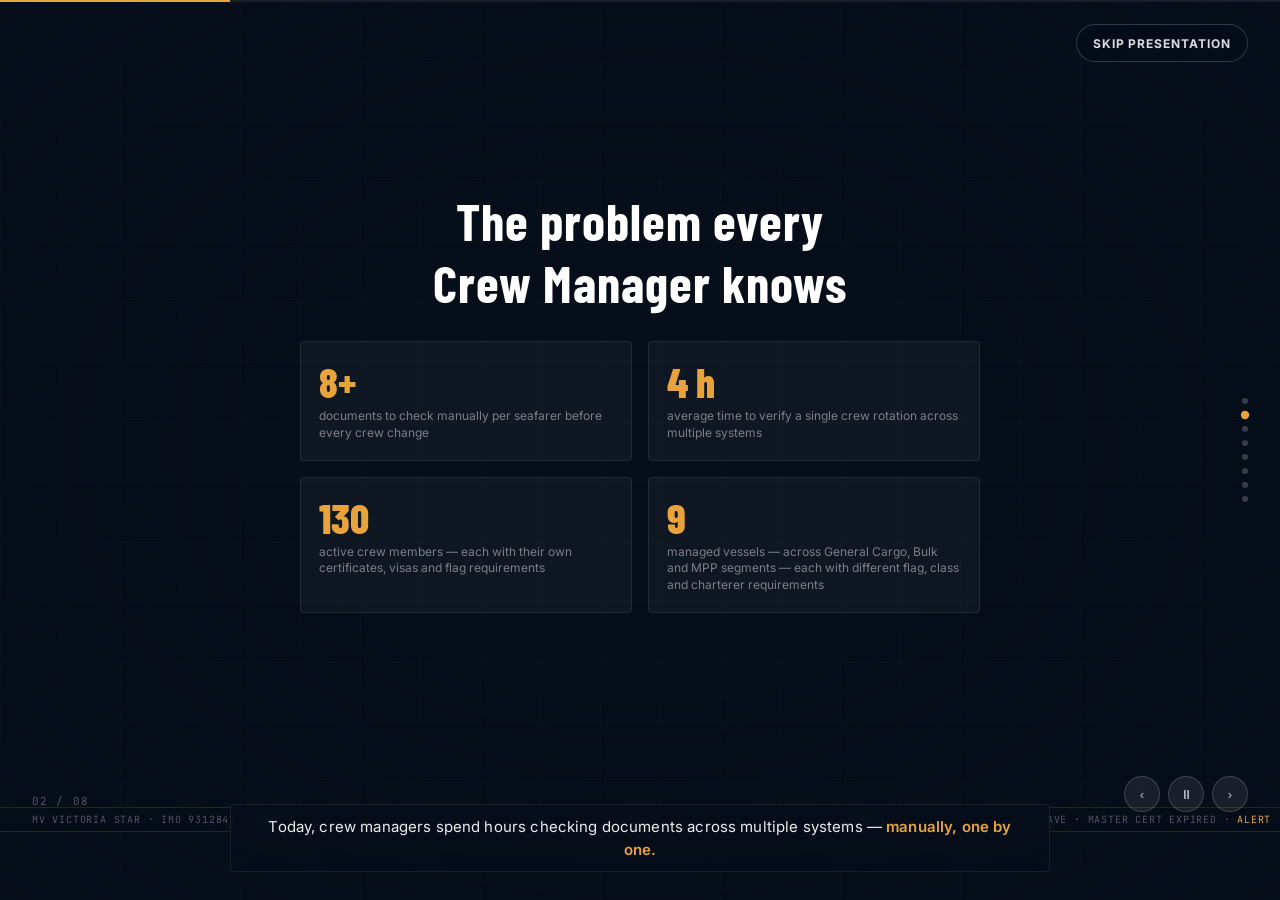
<file: promo.html>
<!DOCTYPE html>
<html lang="en">
<head>
<meta charset="UTF-8">
<meta name="viewport" content="width=device-width, initial-scale=1.0">
<title>Ready to SaiL — Victoria Marine Ship Management</title>
<link rel="preconnect" href="https://fonts.googleapis.com">
<link href="https://fonts.googleapis.com/css2?family=Barlow+Condensed:ital,wght@0,400;0,600;0,700;0,800;1,700&family=Inter:wght@300;400;500;600;700&family=JetBrains+Mono:wght@400;500;600;700&display=swap" rel="stylesheet">
<style>
/* ====== RESET & ROOT ====== */
*,*::before,*::after{margin:0;padding:0;box-sizing:border-box;}
:root{
  --navy:#0B2545;
  --steel:#1B3A5C;
  --paper:#F4F6F8;
  --amber:#E8A33D;
  --green:#2E8B57;
  --red:#C8401D;
  --cinema:#060E1A;
  --white:#fff;
  --ink:#10243F;
  --mono:'JetBrains Mono',monospace;
  --disp:'Barlow Condensed',sans-serif;
  --body:'Inter',sans-serif;
}
html,body{width:100%;height:100%;overflow:hidden;background:var(--cinema);font-family:var(--body);}
@media(prefers-reduced-motion:reduce){*{animation-duration:0.01ms!important;transition-duration:0.01ms!important;}}

/* ====== STAGE ====== */
.stage{
  position:fixed;inset:0;
  display:flex;flex-direction:column;
  background:var(--cinema);
  overflow:hidden;
}

/* ====== PROGRESS BAR ====== */
.progress-bar{
  height:2px;background:rgba(255,255,255,0.08);
  flex-shrink:0;position:relative;z-index:100;
}
.progress-fill{
  height:100%;background:var(--amber);
  width:0%;transition:width 0.15s linear;
}

/* ====== SCENE CONTAINER ====== */
.scenes{flex:1;position:relative;overflow:hidden;}
.scene{
  position:absolute;inset:0;
  display:flex;flex-direction:column;align-items:center;justify-content:center;
  opacity:0;pointer-events:none;
  transition:opacity 0.7s ease;
  padding:0 40px 100px;
}
.scene.active{opacity:1;pointer-events:all;}

/* ====== SUBTITLE TRACK ====== */
.subtitle-track{
  position:fixed;bottom:28px;left:50%;transform:translateX(-50%);
  z-index:200;
  text-align:center;
  max-width:820px;width:90%;
  min-height:52px;
  display:flex;align-items:center;justify-content:center;
}
.subtitle{
  background:rgba(6,14,26,0.85);
  border:1px solid rgba(255,255,255,0.08);
  backdrop-filter:blur(8px);
  -webkit-backdrop-filter:blur(8px);
  padding:10px 22px;
  border-radius:4px;
  font-size:15px;
  font-weight:400;
  color:rgba(255,255,255,0.92);
  line-height:1.55;
  letter-spacing:0.01em;
  opacity:0;
  transform:translateY(6px);
  transition:opacity 0.4s ease, transform 0.4s ease;
}
.subtitle.visible{opacity:1;transform:translateY(0);}
.subtitle b{color:var(--amber);font-weight:600;}

/* ====== CONTROLS ====== */
.controls{
  position:fixed;bottom:88px;right:32px;
  display:flex;gap:8px;z-index:300;
}
.ctrl-btn{
  width:36px;height:36px;border-radius:50%;
  background:rgba(255,255,255,0.08);border:1px solid rgba(255,255,255,0.16);
  color:rgba(255,255,255,0.7);cursor:pointer;
  display:flex;align-items:center;justify-content:center;
  font-size:13px;transition:all .15s;
}
.ctrl-btn:hover{background:rgba(255,255,255,0.18);color:#fff;}
.ctrl-btn.paused .icon-pause{display:none;}
.ctrl-btn.paused .icon-play{display:block;}
.ctrl-btn .icon-play{display:none;}
.scene-counter{
  position:fixed;bottom:92px;left:32px;
  font-family:var(--mono);font-size:11px;color:rgba(255,255,255,0.3);
  letter-spacing:0.1em;z-index:300;
}
.skip-btn{
  position:fixed;
  top:24px;
  right:32px;
  z-index:320;
  height:38px;
  padding:0 16px;
  border-radius:999px;
  border:1px solid rgba(255,255,255,0.18);
  background:rgba(6,14,26,0.62);
  color:rgba(255,255,255,0.86);
  font-family:var(--body);
  font-size:12px;
  font-weight:700;
  letter-spacing:0.08em;
  text-transform:uppercase;
  cursor:pointer;
  backdrop-filter:blur(10px);
  -webkit-backdrop-filter:blur(10px);
  transition:background .15s ease,border-color .15s ease,transform .15s ease,color .15s ease;
}
.skip-btn:hover{
  background:rgba(11,37,69,0.88);
  border-color:rgba(232,163,61,0.4);
  color:#fff;
  transform:translateY(-1px);
}

/* ====== SCENE DOT NAV ====== */
.dot-nav{
  position:fixed;right:32px;top:50%;transform:translateY(-50%);
  display:flex;flex-direction:column;gap:8px;z-index:300;
}
.dot{
  width:6px;height:6px;border-radius:50%;background:rgba(255,255,255,0.2);
  cursor:pointer;transition:all .2s;
}
.dot.active{background:var(--amber);transform:scale(1.4);}

/* ====== SCENE LAYOUTS ====== */

/* --- SCENE 1: TITLE --- */
.scene-title{
  background:radial-gradient(ellipse at 50% 60%, rgba(27,58,92,0.6) 0%, var(--cinema) 70%);
}
.title-eyebrow{
  font-family:var(--mono);font-size:11px;letter-spacing:0.2em;
  color:var(--amber);text-transform:uppercase;margin-bottom:24px;
  opacity:0;animation:fadeUp 0.6s ease 0.3s forwards;
}
.title-main{
  font-family:var(--disp);font-weight:800;font-size:clamp(56px,8vw,88px);
  color:var(--white);letter-spacing:0.03em;line-height:1;
  text-align:center;
  opacity:0;animation:fadeUp 0.7s ease 0.6s forwards;
}
.title-main em{color:var(--amber);font-style:normal;}
.title-sub{
  font-size:clamp(14px,2vw,18px);color:rgba(255,255,255,0.5);
  font-weight:300;margin-top:20px;letter-spacing:0.04em;text-align:center;
  opacity:0;animation:fadeUp 0.7s ease 0.9s forwards;
}
.title-dial-wrap{
  margin-top:52px;
  opacity:0;animation:fadeUp 0.7s ease 1.2s forwards;
  display:flex;gap:32px;align-items:center;
}
.hero-dial{position:relative;width:120px;height:120px;}
.hero-dial svg{width:100%;height:100%;transform:rotate(-90deg);}
.hero-dial circle{fill:none;}
.hd-bg{stroke:rgba(255,255,255,0.06);stroke-width:8;}
.hd-fg{stroke:var(--green);stroke-width:8;stroke-linecap:round;
  stroke-dasharray:339;stroke-dashoffset:339;
  transition:stroke-dashoffset 2s cubic-bezier(.2,.8,.3,1) 1.4s;}
.hero-dial .hd-label{
  position:absolute;inset:0;display:flex;align-items:center;justify-content:center;
  flex-direction:column;
}
.hd-num{font-family:var(--disp);font-weight:800;font-size:28px;color:#fff;line-height:1;}
.hd-unit{font-family:var(--mono);font-size:9px;color:rgba(255,255,255,0.4);letter-spacing:0.12em;margin-top:2px;}

/* --- PROBLEM SCENE --- */
.problem-grid{
  display:grid;grid-template-columns:1fr 1fr;gap:16px;
  max-width:680px;width:100%;
  opacity:0;animation:fadeUp 0.6s ease 0.4s forwards;
}
.problem-card{
  background:rgba(255,255,255,0.04);
  border:1px solid rgba(255,255,255,0.08);
  border-radius:4px;padding:18px;
}
.problem-card .pc-num{
  font-family:var(--disp);font-weight:800;font-size:42px;color:var(--amber);line-height:1;
}
.problem-card .pc-label{font-size:12px;color:rgba(255,255,255,0.45);margin-top:6px;line-height:1.4;}
.scene-headline{
  font-family:var(--disp);font-weight:700;font-size:clamp(32px,5vw,52px);
  color:#fff;letter-spacing:0.02em;text-align:center;margin-bottom:28px;
  opacity:0;animation:fadeUp 0.6s ease 0.2s forwards;
}
.scene-headline span{color:var(--amber);}

/* --- PRODUCT SCREEN MOCKUP --- */
.mockup-frame{
  background:rgba(255,255,255,0.03);
  border:1px solid rgba(255,255,255,0.1);
  border-radius:8px;
  overflow:hidden;
  max-width:840px;width:100%;
  box-shadow:0 40px 80px rgba(0,0,0,0.6), 0 0 0 1px rgba(255,255,255,0.05);
  opacity:0;animation:scaleIn 0.6s ease 0.3s forwards;
}
.frame-bar{
  height:36px;background:rgba(11,37,69,0.9);
  display:flex;align-items:center;padding:0 14px;gap:8px;
  border-bottom:1px solid rgba(255,255,255,0.07);
}
.frame-dot{width:10px;height:10px;border-radius:50%;}
.frame-bar .url{
  flex:1;text-align:center;font-family:var(--mono);font-size:10px;
  color:rgba(255,255,255,0.25);letter-spacing:0.05em;
}
.frame-content{padding:0;min-height:360px;display:flex;}
.live-app-shell{
  flex:1;
  background:#fff;
  position:relative;
  overflow:hidden;
}
.live-app-iframe{
  width:1440px;
  height:1024px;
  border:0;
  background:#fff;
  transform:scale(0.583);
  transform-origin:top left;
  pointer-events:none;
}
.live-app-iframe.profile{
  transform:scale(0.56);
}
.live-app-iframe.ai{
  transform:scale(0.56);
}

/* --- MINI SIDEBAR --- */
.mini-sidebar{
  width:140px;background:rgba(11,37,69,0.95);flex-shrink:0;
  padding:12px 0;border-right:1px solid rgba(255,255,255,0.07);
}
.mini-brand{
  padding:8px 12px 14px;border-bottom:1px solid rgba(255,255,255,0.07);
  font-family:var(--disp);font-weight:800;font-size:11px;color:#fff;letter-spacing:0.04em;
  margin-bottom:8px;
}
.mini-nav-item{
  padding:7px 12px;font-size:10px;color:rgba(200,214,229,0.7);
  display:flex;align-items:center;gap:7px;
}
.mini-nav-item.active{background:rgba(27,58,92,0.8);color:#fff;}
.mini-nav-item .dot{width:5px;height:5px;border-radius:50%;background:rgba(255,255,255,0.2);flex-shrink:0;}
.mini-nav-item.active .dot{background:var(--amber);}
.mini-main{flex:1;padding:18px;overflow:hidden;}

/* --- MINI KPI ROW --- */
.mini-kpi-row{display:flex;gap:8px;margin-bottom:14px;}
.mini-kpi{
  flex:1;background:rgba(255,255,255,0.05);border:1px solid rgba(255,255,255,0.07);
  border-radius:4px;padding:8px;border-top:2px solid var(--steel);
}
.mini-kpi.green{border-top-color:var(--green);}
.mini-kpi.amber{border-top-color:var(--amber);}
.mini-kpi.red{border-top-color:var(--red);}
.mini-kpi .mk-val{font-family:var(--disp);font-weight:800;font-size:20px;color:#fff;}
.mini-kpi .mk-lab{font-size:8px;color:rgba(255,255,255,0.35);text-transform:uppercase;letter-spacing:0.06em;margin-top:2px;}
.mini-kpi.green .mk-val{color:#5DC98A;}
.mini-kpi.amber .mk-val{color:var(--amber);}
.mini-kpi.red .mk-val{color:#E07060;}

/* --- MINI MISSION CARDS --- */
.mini-section-label{font-size:9px;text-transform:uppercase;letter-spacing:0.1em;color:rgba(255,255,255,0.3);margin-bottom:8px;font-weight:600;}
.mini-mission-card{
  background:rgba(255,255,255,0.04);border:1px solid rgba(255,255,255,0.07);
  border-radius:4px;padding:10px 10px;margin-bottom:8px;
  display:flex;align-items:center;gap:10px;
}
.mini-dial-sm{position:relative;width:36px;height:36px;flex-shrink:0;}
.mini-dial-sm svg{width:100%;height:100%;transform:rotate(-90deg);}
.mini-dial-sm circle{fill:none;}
.mds-bg{stroke:rgba(255,255,255,0.08);stroke-width:5;}
.mds-fg{stroke:var(--green);stroke-width:5;stroke-linecap:round;}
.mds-fg.amber{stroke:var(--amber);}
.mds-label{position:absolute;inset:0;display:flex;align-items:center;justify-content:center;font-family:var(--mono);font-size:8.5px;font-weight:600;color:#fff;}
.mini-mc-vessel{font-size:10px;font-weight:700;color:#fff;line-height:1.2;}
.mini-mc-meta{font-size:9px;color:rgba(255,255,255,0.4);margin-top:2px;}
.mini-pill{font-size:8px;font-weight:700;padding:2px 6px;border-radius:8px;margin-left:auto;}
.mini-pill.ready{background:rgba(46,139,87,0.25);color:#5DC98A;}
.mini-pill.warn{background:rgba(232,163,61,0.2);color:var(--amber);}

/* --- MINI PROFILE --- */
.mini-profile-header{
  display:flex;gap:12px;align-items:center;
  background:rgba(255,255,255,0.04);border:1px solid rgba(255,255,255,0.07);
  border-radius:4px;padding:12px;margin-bottom:12px;
}
.mini-avatar{
  width:44px;height:44px;border-radius:6px;background:var(--steel);
  display:flex;align-items:center;justify-content:center;
  font-family:var(--disp);font-weight:800;font-size:16px;color:#fff;flex-shrink:0;
}
.mini-profile-name{font-size:13px;font-weight:700;color:#fff;}
.mini-profile-rank{font-size:10px;color:rgba(255,255,255,0.45);margin-top:2px;}
.mini-profile-tags{display:flex;gap:5px;margin-top:6px;flex-wrap:wrap;}
.mini-tag{font-size:8px;padding:2px 6px;border-radius:3px;background:rgba(46,139,87,0.2);color:#5DC98A;font-weight:600;}
.mini-big-dial{position:relative;width:64px;height:64px;flex-shrink:0;margin-left:auto;}
.mini-big-dial svg{width:100%;height:100%;transform:rotate(-90deg);}
.mbd-bg{stroke:rgba(255,255,255,0.08);stroke-width:7;}
.mbd-fg{stroke:var(--green);stroke-width:7;stroke-linecap:round;}
.mbd-label{position:absolute;inset:0;display:flex;align-items:center;justify-content:center;font-family:var(--disp);font-weight:800;font-size:18px;color:#fff;}

/* --- MINI FLEET GRID --- */
.mini-fleet-grid{display:grid;grid-template-columns:1fr 1fr 1fr;gap:8px;}
.mini-fleet-card{
  background:rgba(255,255,255,0.04);border:1px solid rgba(255,255,255,0.07);
  border-radius:4px;overflow:hidden;
}
.mini-fc-top{background:linear-gradient(135deg,rgba(11,37,69,0.9),rgba(27,58,92,0.8));padding:8px;}
.mini-fc-name{font-family:var(--disp);font-weight:800;font-size:10px;color:#fff;}
.mini-fc-imo{font-family:var(--mono);font-size:7.5px;color:rgba(255,255,255,0.35);margin-top:1px;}
.mini-fc-body{padding:7px 8px;}
.mini-fc-spec{font-size:8px;color:rgba(255,255,255,0.4);}
.mini-fc-spec b{color:rgba(255,255,255,0.75);}
.mini-fc-foot{display:flex;justify-content:space-between;align-items:center;margin-top:5px;padding-top:5px;border-top:1px solid rgba(255,255,255,0.05);}

/* --- ROTATION CARDS IN MINI --- */
.mini-rotation-card{
  background:rgba(255,255,255,0.04);border:1px solid rgba(255,255,255,0.07);
  border-radius:4px;padding:10px;margin-bottom:8px;
}
.mini-rot-top{display:flex;justify-content:space-between;align-items:center;margin-bottom:7px;}
.mini-rot-rank{font-size:10px;font-weight:700;color:#fff;}
.mini-rot-people{display:flex;align-items:center;gap:8px;}
.mini-rot-person{font-size:9px;color:rgba(255,255,255,0.6);}
.mini-rot-tag{font-size:8px;font-weight:700;padding:1px 5px;border-radius:3px;margin-right:4px;}
.mini-rot-tag.out{background:rgba(200,64,29,0.25);color:#E07060;}
.mini-rot-tag.in{background:rgba(46,139,87,0.25);color:#5DC98A;}
.mini-rot-tag.pend{background:rgba(232,163,61,0.2);color:var(--amber);}

/* --- AI CHAT MINI --- */
.mini-chat{display:flex;flex-direction:column;gap:10px;}
.mini-chat-msg{display:flex;gap:8px;max-width:90%;}
.mini-chat-msg.user{align-self:flex-end;flex-direction:row-reverse;}
.mini-chat-av{width:22px;height:22px;border-radius:50%;flex-shrink:0;display:flex;align-items:center;justify-content:center;font-size:8px;font-weight:700;}
.mini-chat-av.ai{background:var(--navy);}
.mini-chat-av.me{background:var(--steel);}
.mini-chat-bubble{padding:8px 10px;border-radius:6px;font-size:10px;line-height:1.45;color:rgba(255,255,255,0.85);}
.mini-chat-msg.ai .mini-chat-bubble{background:rgba(255,255,255,0.06);}
.mini-chat-msg.user .mini-chat-bubble{background:rgba(11,37,69,0.8);}
.mini-src-tag{display:inline-block;font-size:8px;font-weight:700;color:var(--amber);margin-top:5px;}

/* --- COMPLIANCE MINI --- */
.mini-rules{display:flex;flex-direction:column;gap:6px;}
.mini-rule-row{
  display:flex;justify-content:space-between;align-items:center;
  background:rgba(255,255,255,0.04);border:1px solid rgba(255,255,255,0.06);
  border-radius:3px;padding:7px 10px;font-size:9px;color:rgba(255,255,255,0.65);
}
.mini-rule-row .mr-src{font-family:var(--mono);font-size:8px;color:rgba(255,255,255,0.3);}
.mini-toggle{width:24px;height:13px;border-radius:7px;background:var(--green);position:relative;flex-shrink:0;}
.mini-toggle::after{content:'';position:absolute;width:10px;height:10px;background:#fff;border-radius:50%;top:1.5px;right:1.5px;}

/* --- CTA SCENE --- */
.cta-scene{text-align:center;}
.cta-tagline{
  font-family:var(--disp);font-weight:700;font-size:clamp(28px,4vw,42px);
  color:rgba(255,255,255,0.3);letter-spacing:0.03em;margin-bottom:20px;
  opacity:0;animation:fadeUp 0.6s ease 0.3s forwards;
}
.cta-headline{
  font-family:var(--disp);font-weight:800;font-size:clamp(52px,8vw,82px);
  color:#fff;letter-spacing:0.02em;line-height:1;
  opacity:0;animation:fadeUp 0.7s ease 0.5s forwards;
}
.cta-headline span{color:var(--amber);}
.cta-sub{
  font-size:16px;color:rgba(255,255,255,0.45);font-weight:300;
  margin-top:20px;letter-spacing:0.03em;
  opacity:0;animation:fadeUp 0.7s ease 0.8s forwards;
}
.cta-buttons{
  display:flex;gap:14px;justify-content:center;margin-top:44px;
  opacity:0;animation:fadeUp 0.7s ease 1.1s forwards;
}
.btn-primary-cta{
  font-family:var(--body);font-weight:700;font-size:14px;
  padding:14px 32px;border-radius:4px;
  background:var(--amber);color:#1A0D00;border:none;cursor:pointer;
  letter-spacing:0.02em;transition:filter .15s;
}
.btn-primary-cta:hover{filter:brightness(1.08);}
.btn-ghost-cta{
  font-family:var(--body);font-weight:600;font-size:14px;
  padding:14px 32px;border-radius:4px;
  background:transparent;color:rgba(255,255,255,0.65);
  border:1px solid rgba(255,255,255,0.2);cursor:pointer;
  letter-spacing:0.02em;transition:all .15s;
}
.btn-ghost-cta:hover{background:rgba(255,255,255,0.07);color:#fff;}
.cta-client{
  margin-top:52px;font-size:11px;font-family:var(--mono);letter-spacing:0.14em;
  color:rgba(255,255,255,0.18);text-transform:uppercase;
  opacity:0;animation:fadeUp 0.7s ease 1.4s forwards;
}
.cta-client b{color:rgba(255,255,255,0.45);}

/* --- BACKGROUND ELEMENTS --- */
.bg-grid{
  position:absolute;inset:0;
  background-image:linear-gradient(rgba(255,255,255,0.018) 1px,transparent 1px),linear-gradient(90deg,rgba(255,255,255,0.018) 1px,transparent 1px);
  background-size:60px 60px;
  pointer-events:none;z-index:0;
}
.bg-vignette{
  position:absolute;inset:0;
  background:radial-gradient(ellipse at 50% 50%, transparent 40%, rgba(6,14,26,0.85) 100%);
  pointer-events:none;z-index:0;
}
.scene>*:not(.bg-grid):not(.bg-vignette){position:relative;z-index:1;}

/* ====== ANIMATIONS ====== */
@keyframes fadeUp{
  from{opacity:0;transform:translateY(16px);}
  to{opacity:1;transform:translateY(0);}
}
@keyframes scaleIn{
  from{opacity:0;transform:scale(0.96) translateY(10px);}
  to{opacity:1;transform:scale(1) translateY(0);}
}
@keyframes ticker{
  from{transform:translateX(0);}
  to{transform:translateX(-50%);}
}

/* ====== TICKER ====== */
.ticker-wrap{
  position:fixed;bottom:68px;left:0;right:0;
  overflow:hidden;z-index:150;
  border-top:1px solid rgba(232,163,61,0.15);
  border-bottom:1px solid rgba(232,163,61,0.15);
  background:rgba(6,14,26,0.6);
  backdrop-filter:blur(4px);
  padding:5px 0;
}
.ticker-inner{
  display:flex;gap:0;white-space:nowrap;
  animation:ticker 32s linear infinite;
}
.ticker-item{
  font-family:var(--mono);font-size:10px;letter-spacing:0.08em;
  color:rgba(255,255,255,0.3);padding:0 32px;
}
.ticker-item .ti-status{color:var(--amber);}
.ticker-item .ti-ok{color:#5DC98A;}

/* ====== RESPONSIVE ====== */
@media(max-width:700px){
  .problem-grid{grid-template-columns:1fr 1fr;}
  .mini-fleet-grid{grid-template-columns:1fr 1fr;}
  .title-main{font-size:48px;}
}
</style>
</head>
<body>

<div class="stage">

  <div class="progress-bar"><div class="progress-fill" id="prog"></div></div>

  <div class="scenes" id="scenes">

    <!-- ============================== SCENE 1: TITLE ============================== -->
    <div class="scene scene-title active" data-scene="0">
      <div class="bg-grid"></div>
      <div class="bg-vignette"></div>

      <div class="title-eyebrow">Victoria Marine · Hamburg · 2026</div>
      <div class="title-main">READY TO Sa<em>i</em>L</div>
      <div class="title-sub">CREW READINESS PLATFORM — GENERAL CARGO & BULK CARRIERS</div>

      <div class="title-dial-wrap">
        <div class="hero-dial" id="hero-dial">
          <svg viewBox="0 0 120 120">
            <circle class="hd-bg" cx="60" cy="60" r="52"/>
            <circle class="hd-fg" id="hero-fg" cx="60" cy="60" r="52"/>
          </svg>
          <div class="hd-label">
            <span class="hd-num" id="hero-num">0</span>
            <span class="hd-unit">READY INDEX</span>
          </div>
        </div>
      </div>
    </div>

    <!-- ============================== SCENE 2: PROBLEM ============================== -->
    <div class="scene" data-scene="1">
      <div class="bg-grid"></div>
      <div class="bg-vignette"></div>

      <div class="scene-headline">The problem every<br>Crew Manager knows</div>
      <div class="problem-grid">
        <div class="problem-card">
          <div class="pc-num">8+</div>
          <div class="pc-label">documents to check manually per seafarer before every crew change</div>
        </div>
        <div class="problem-card">
          <div class="pc-num">4 h</div>
          <div class="pc-label">average time to verify a single crew rotation across multiple systems</div>
        </div>
        <div class="problem-card">
          <div class="pc-num">130</div>
          <div class="pc-label">active crew members — each with their own certificates, visas and flag requirements</div>
        </div>
        <div class="problem-card">
          <div class="pc-num">9</div>
          <div class="pc-label">managed vessels — across General Cargo, Bulk and MPP segments — each with different flag, class and charterer requirements</div>
        </div>
      </div>
    </div>

    <!-- ============================== SCENE 3: DASHBOARD ============================== -->
    <div class="scene" data-scene="2">
      <div class="bg-grid"></div>
      <div class="bg-vignette"></div>

      <div class="scene-headline" style="margin-bottom:18px;">Fleet overview<br>in <span>30 seconds</span></div>

      <div class="mockup-frame">
        <div class="frame-bar">
          <div class="frame-dot" style="background:#E07060;"></div>
          <div class="frame-dot" style="background:var(--amber);"></div>
          <div class="frame-dot" style="background:#5DC98A;"></div>
          <div class="url">app.readytosail.io — Dashboard</div>
        </div>
        <div class="frame-content">
          <div class="live-app-shell">
            <iframe
              class="live-app-iframe"
              title="Ready to Sail Command Center"
              src="index.html?view=command-center"></iframe>
          </div>
        </div>
      </div>
    </div>

    <!-- ============================== SCENE 4: CREW CHANGES ROTATIONS ============================== -->
    <div class="scene" data-scene="3">
      <div class="bg-grid"></div>
      <div class="bg-vignette"></div>

      <div class="scene-headline" style="margin-bottom:18px;">Every rotation.<br>Every rank. <span>One port call.</span></div>

      <div class="mockup-frame">
        <div class="frame-bar">
          <div class="frame-dot" style="background:#E07060;"></div>
          <div class="frame-dot" style="background:var(--amber);"></div>
          <div class="frame-dot" style="background:#5DC98A;"></div>
          <div class="url">app.readytosail.io — Crew Changes · MV Victoria Star · CC-2026-014</div>
        </div>
        <div class="frame-content">
          <div class="live-app-shell">
            <iframe
              class="live-app-iframe"
              title="Ready to Sail Crew Changes"
              src="index.html?view=crew-changes"></iframe>
          </div>
        </div>
      </div>
    </div>

    <!-- ============================== SCENE 5: CREW PROFILE ============================== -->
    <div class="scene" data-scene="4">
      <div class="bg-grid"></div>
      <div class="bg-vignette"></div>

      <div class="scene-headline" style="margin-bottom:18px;">Every seafarer.<br><span>Instantly readable.</span></div>

      <div class="mockup-frame">
        <div class="frame-bar">
          <div class="frame-dot" style="background:#E07060;"></div>
          <div class="frame-dot" style="background:var(--amber);"></div>
          <div class="frame-dot" style="background:#5DC98A;"></div>
          <div class="url">app.readytosail.io — Crew · Eduardo Santos</div>
        </div>
        <div class="frame-content">
          <div class="live-app-shell">
            <iframe
              class="live-app-iframe profile"
              title="Ready to Sail Crew Profile"
              src="index.html?view=crew-profile"></iframe>
          </div>
        </div>
      </div>
    </div>

    <!-- ============================== SCENE 6: FLEET ============================== -->
    <div class="scene" data-scene="5">
      <div class="bg-grid"></div>
      <div class="bg-vignette"></div>

      <div class="scene-headline" style="margin-bottom:18px;">The full fleet.<br><span>Click any vessel.</span></div>

      <div class="mockup-frame">
        <div class="frame-bar">
          <div class="frame-dot" style="background:#E07060;"></div>
          <div class="frame-dot" style="background:var(--amber);"></div>
          <div class="frame-dot" style="background:#5DC98A;"></div>
          <div class="url">app.readytosail.io — Fleet · 9 vessels</div>
        </div>
        <div class="frame-content">
          <div class="live-app-shell">
            <iframe
              class="live-app-iframe"
              title="Ready to Sail Fleet"
              src="index.html?view=fleet"></iframe>
          </div>
        </div>
      </div>
    </div>

    <!-- ============================== SCENE 7: READY AI ============================== -->
    <div class="scene" data-scene="6">
      <div class="bg-grid"></div>
      <div class="bg-vignette"></div>

      <div class="scene-headline" style="margin-bottom:18px;">Ask. Don't search.<br><span>Ready AI.</span></div>

      <div class="mockup-frame">
        <div class="frame-bar">
          <div class="frame-dot" style="background:#E07060;"></div>
          <div class="frame-dot" style="background:var(--amber);"></div>
          <div class="frame-dot" style="background:#5DC98A;"></div>
          <div class="url">app.readytosail.io — Ready AI</div>
        </div>
        <div class="frame-content">
          <div class="live-app-shell">
            <iframe
              class="live-app-iframe ai"
              title="Ready to Sail Ready AI"
              src="index.html?view=ready-ai"></iframe>
          </div>
        </div>
      </div>
    </div>

    <!-- ============================== SCENE 8: CTA ============================== -->
    <div class="scene cta-scene" data-scene="7">
      <div class="bg-grid"></div>
      <div class="bg-vignette" style="background:radial-gradient(ellipse at 50% 50%, rgba(27,58,92,0.4) 0%, rgba(6,14,26,0.95) 70%);"></div>

      <div class="cta-tagline">Crew readiness, automated.</div>
      <div class="cta-headline">Know before<br>the <span>port call.</span></div>
      <div class="cta-sub">Ready to SaiL — built for general cargo and bulk carrier operators</div>
      <div class="cta-buttons">
        <button class="btn-primary-cta" id="btn-try-platform">Probar la plataforma</button>
        <button class="btn-ghost-cta" id="btn-open-platform">Ver plataforma →</button>
      </div>
      <div class="cta-client">Pilot program · <b>Victoria Marine</b> · Hamburg · 9 vessels · 130 crew</div>
    </div>

  </div><!-- /scenes -->

  <!-- TICKER -->
  <div class="ticker-wrap">
    <div class="ticker-inner">
      <span class="ticker-item">MV VICTORIA STAR · IMO 9312847 · <span class="ti-ok">READY ✓</span></span>
      <span class="ticker-item">MV CARSTEN REHDER · CC-2026-027 · <span class="ti-status">PENDING ⚠</span></span>
      <span class="ticker-item">MV VICTORIA SKY · <span class="ti-ok">READY ✓</span></span>
      <span class="ticker-item">MV VICTORIA WAVE · MASTER CERT EXPIRED · <span class="ti-status">ALERT</span></span>
      <span class="ticker-item">MV BALTIC QUEEN · EDUARDO SANTOS · CONTRACT ENDS 15 JUL · <span class="ti-ok">RELIEF CONFIRMED ✓</span></span>
      <span class="ticker-item">MV VICTORIA HOPE · <span class="ti-ok">FULLY COMPLIANT ✓</span></span>
      <span class="ticker-item">MV NORTH STAR · <span class="ti-ok">READY ✓</span></span>
      <span class="ticker-item">MV VICTORIA BAY · <span class="ti-ok">READY ✓</span></span>
      <span class="ticker-item">MV ELBE SPIRIT · CHIEF ENG · PASSPORT EXPIRY WARNING · <span class="ti-status">ACTION NEEDED</span></span>
      <!-- duplicate for seamless loop -->
      <span class="ticker-item">MV VICTORIA STAR · IMO 9312847 · <span class="ti-ok">READY ✓</span></span>
      <span class="ticker-item">MV CARSTEN REHDER · CC-2026-027 · <span class="ti-status">PENDING ⚠</span></span>
      <span class="ticker-item">MV VICTORIA SKY · <span class="ti-ok">READY ✓</span></span>
      <span class="ticker-item">MV VICTORIA WAVE · MASTER CERT EXPIRED · <span class="ti-status">ALERT</span></span>
      <span class="ticker-item">MV BALTIC QUEEN · EDUARDO SANTOS · CONTRACT ENDS 15 JUL · <span class="ti-ok">RELIEF CONFIRMED ✓</span></span>
      <span class="ticker-item">MV VICTORIA HOPE · <span class="ti-ok">FULLY COMPLIANT ✓</span></span>
      <span class="ticker-item">MV NORTH STAR · <span class="ti-ok">READY ✓</span></span>
      <span class="ticker-item">MV VICTORIA BAY · <span class="ti-ok">READY ✓</span></span>
      <span class="ticker-item">MV ELBE SPIRIT · CHIEF ENG · PASSPORT EXPIRY WARNING · <span class="ti-status">ACTION NEEDED</span></span>
    </div>
  </div>

  <!-- SUBTITLE TRACK -->
  <div class="subtitle-track">
    <div class="subtitle" id="sub"></div>
  </div>

  <!-- CONTROLS -->
  <div class="controls">
    <button class="ctrl-btn" id="btn-prev" title="Previous">‹</button>
    <button class="ctrl-btn" id="btn-play" title="Pause">
      <span class="icon-pause">⏸</span>
      <span class="icon-play">▶</span>
    </button>
    <button class="ctrl-btn" id="btn-next" title="Next">›</button>
  </div>

  <button class="skip-btn" id="btn-skip-promo">Skip Presentation</button>

  <div class="scene-counter" id="scene-counter">01 / 08</div>

  <!-- DOT NAV -->
  <div class="dot-nav" id="dot-nav"></div>

</div><!-- /stage -->

<script>
const platformEntryUrl = 'index.html?view=command-center';

const SCENES = [
  {
    duration: 5000,
    subtitles: [
      { at: 500,  text: 'Introducing <b>Ready to SaiL</b> — a crew readiness platform built for general cargo and bulk carrier operators.' },
      { at: 2800, text: 'One question drives everything: <b>can this seafarer safely and legally join this vessel on this date?</b>' },
    ]
  },
  {
    duration: 6000,
    subtitles: [
      { at: 400,  text: 'Today, crew managers spend hours checking documents across multiple systems — <b>manually, one by one.</b>' },
      { at: 2800, text: 'With <b>130 active crew</b> and 9 vessels, each rotation means verifying passports, medicals, STCW certificates, visas, flag endorsements and client requirements.' },
    ]
  },
  {
    duration: 6000,
    subtitles: [
      { at: 400,  text: 'The <b>Operational Dashboard</b> gives a complete fleet overview in under 30 seconds.' },
      { at: 2800, text: 'Live <b>Ready Index scores</b>, active Crew Changes, expiring documents and critical alerts — all in one place, updated automatically.' },
    ]
  },
  {
    duration: 6000,
    subtitles: [
      { at: 400,  text: 'A single port call can involve <b>multiple rank rotations</b> — Ready to SaiL handles all of them in one Crew Change.' },
      { at: 2800, text: 'Each rotation shows exactly <b>who is signing off and who is signing on</b>, with their individual compliance status and Ready Index.' },
    ]
  },
  {
    duration: 6000,
    subtitles: [
      { at: 400,  text: 'Every seafarer has a single <b>Crew Profile</b> — the operational cockpit for that person.' },
      { at: 2800, text: 'Contract end date, Ready Index breakdown, certificates and compliance status — readable in under <b>one minute</b>, without opening a single PDF.' },
    ]
  },
  {
    duration: 6000,
    subtitles: [
      { at: 400,  text: 'All <b>9 vessels</b> in one Fleet view — click any card to see the crew currently on board.' },
      { at: 2800, text: 'Contract end dates, certificate status and visa compliance — visible at a glance for <b>every rank on every ship.</b>' },
    ]
  },
  {
    duration: 7000,
    subtitles: [
      { at: 400,  text: '<b>Ready AI</b> answers operational questions directly — no database queries, no spreadsheet lookups.' },
      { at: 2800, text: 'Ask who can replace a Chief Officer, which vessels carry the highest risk, or why a seafarer\'s Ready Index dropped — and get a <b>cited, traceable answer</b> in seconds.' },
    ]
  },
  {
    duration: 8000,
    subtitles: [
      { at: 500,  text: 'Ready to SaiL is currently in pilot with <b>Victoria Marine</b> in Hamburg — 9 vessels, 130 active crew.' },
      { at: 3500, text: 'From crew change planning to compliance traceability — <b>know before the port call.</b>' },
    ]
  },
];

let current = 0;
let playing = true;
let timer = null;
let subTimers = [];
let elapsed = 0;
let startTime = null;
let rafId = null;

// Build dot nav
const dotNav = document.getElementById('dot-nav');
SCENES.forEach((_, i) => {
  const d = document.createElement('div');
  d.className = 'dot' + (i === 0 ? ' active' : '');
  d.onclick = () => goTo(i);
  dotNav.appendChild(d);
});

function getDots(){ return dotNav.querySelectorAll('.dot'); }

function showSubtitle(text){
  const sub = document.getElementById('sub');
  sub.classList.remove('visible');
  setTimeout(() => {
    sub.innerHTML = text;
    sub.classList.add('visible');
  }, 150);
}

function clearSubtitle(){
  const sub = document.getElementById('sub');
  sub.classList.remove('visible');
}

function goTo(idx){
  if(idx < 0 || idx >= SCENES.length) return;
  clearTimers();

  const scenes = document.querySelectorAll('.scene');
  scenes[current].classList.remove('active');
  current = idx;
  scenes[current].classList.add('active');

  // Update dots
  getDots().forEach((d,i) => d.classList.toggle('active', i === current));

  // Update counter
  document.getElementById('scene-counter').textContent =
    String(current+1).padStart(2,'0') + ' / ' + String(SCENES.length).padStart(2,'0');

  clearSubtitle();

  // Animate hero dial on scene 1
  if(current === 0) animateHeroDial();

  // Schedule subtitles
  const scene = SCENES[current];
  scene.subtitles.forEach(s => {
    const t = setTimeout(() => showSubtitle(s.text), s.at);
    subTimers.push(t);
  });

  // Progress bar & auto-advance
  if(playing){
    elapsed = 0;
    startTime = performance.now();
    scheduleAdvance();
    animateProgress();
  }
}

function scheduleAdvance(){
  const dur = SCENES[current].duration;
  timer = setTimeout(() => {
    if(current < SCENES.length - 1) goTo(current + 1);
    else stopPlay();
  }, dur);
}

function animateProgress(){
  const dur = SCENES[current].duration;
  const prog = document.getElementById('prog');

  function tick(now){
    if(!playing) return;
    const el = now - startTime;
    const pct = Math.min((el / dur) * 100, 100);
    prog.style.width = pct + '%';
    if(pct < 100) rafId = requestAnimationFrame(tick);
  }
  prog.style.width = '0%';
  rafId = requestAnimationFrame(tick);
}

function clearTimers(){
  clearTimeout(timer);
  subTimers.forEach(clearTimeout);
  subTimers = [];
  cancelAnimationFrame(rafId);
  document.getElementById('prog').style.width = '0%';
}

function stopPlay(){
  playing = false;
  clearTimers();
  document.getElementById('btn-play').classList.add('paused');
}

function startPlay(){
  playing = true;
  document.getElementById('btn-play').classList.remove('paused');
  startTime = performance.now();
  scheduleAdvance();
  animateProgress();
}

// Hero dial animation
function animateHeroDial(){
  const circ = 2 * Math.PI * 52; // r=52 → ~326.7
  const fg = document.getElementById('hero-fg');
  const numEl = document.getElementById('hero-num');
  fg.style.strokeDasharray = circ;
  fg.style.strokeDashoffset = circ;

  const target = 97;
  const targetOffset = circ * (1 - target/100);

  setTimeout(() => {
    fg.style.transition = 'stroke-dashoffset 2s cubic-bezier(.2,.8,.3,1)';
    fg.style.strokeDashoffset = targetOffset;
  }, 1400);

  // Count up number
  let n = 0;
  const step = () => {
    n = Math.min(n + 2, target);
    numEl.textContent = n;
    if(n < target) setTimeout(step, 35);
  };
  setTimeout(step, 1400);
}

// Controls
document.getElementById('btn-prev').onclick = () => { clearTimers(); goTo(current - 1); };
document.getElementById('btn-next').onclick = () => { clearTimers(); goTo(current + 1); };
document.getElementById('btn-play').onclick = () => {
  if(playing) stopPlay();
  else startPlay();
};
document.getElementById('btn-skip-promo').onclick = () => {
  window.location.href = platformEntryUrl;
};
document.getElementById('btn-try-platform').onclick = () => {
  window.location.href = platformEntryUrl;
};
document.getElementById('btn-open-platform').onclick = () => {
  window.location.href = platformEntryUrl;
};

// Keyboard nav
document.addEventListener('keydown', e => {
  if(e.key === 'ArrowRight' || e.key === ' '){ clearTimers(); goTo(current + 1); }
  if(e.key === 'ArrowLeft'){ clearTimers(); goTo(current - 1); }
  if(e.key === 'Escape'){ if(playing) stopPlay(); else startPlay(); }
});

// Boot
goTo(0);
</script>
</body>
</html>
</file>
<file: assets/css/tokens.css>
:root {
  color-scheme: light;

  --color-background: #f6faff;
  --color-surface: #ffffff;
  --color-surface-ice: #f8f9ff;
  --color-surface-low: #ebf5ff;
  --color-surface-container: #e5eff9;
  --color-surface-high: #dfe9f4;
  --color-surface-highest: #dae4ee;
  --color-outline: #70787f;
  --color-outline-variant: #c0c7cf;
  --color-text: #131d24;
  --color-text-muted: #40484e;
  --color-primary: #004c6e;
  --color-primary-strong: #006591;
  --color-primary-soft: #89ceff;
  --color-ocean-dark: #213145;
  --color-ready-blue: #0ea5e9;
  --color-stable-green: #22c55e;
  --color-risk-amber: #fbbf24;
  --color-critical-red: #ba1a1a;
  --color-critical-soft: #ffdad6;
  --color-secondary-container: #d7dff9;
  --color-on-secondary-container: #5a6278;

  --font-sans: "Inter", sans-serif;
  --font-mono: "Inter", sans-serif;

  --text-display: 48px;
  --text-headline-xl: 32px;
  --text-headline-md: 20px;
  --text-data-lg: 24px;
  --text-body-lg: 16px;
  --text-body-md: 14px;
  --text-label-md: 12px;
  --text-micro: 10px;

  --leading-display: 1.1;
  --leading-headline-xl: 1.2;
  --leading-headline-md: 1.4;
  --leading-body-lg: 1.6;
  --leading-body-md: 1.5;

  --tracking-display: -0.02em;
  --tracking-headline: -0.01em;
  --tracking-label: 0.05em;
  --tracking-micro: 0.2em;

  --space-1: 4px;
  --space-2: 8px;
  --space-3: 12px;
  --space-4: 16px;
  --space-5: 20px;
  --space-6: 24px;
  --space-8: 32px;
  --space-10: 40px;
  --space-12: 48px;

  --radius-sm: 4px;
  --radius-md: 8px;
  --radius-lg: 12px;
  --radius-xl: 16px;
  --radius-2xl: 24px;
  --radius-full: 9999px;

  --shadow-card: 0 4px 12px rgba(15, 23, 42, 0.03);
  --shadow-soft: 0 10px 30px rgba(15, 23, 42, 0.05);

  --sidebar-width: 260px;
  --copilot-width: 340px;
  --topbar-height: 64px;
  --footer-height: 40px;
}

* {
  box-sizing: border-box;
}

html {
  background: var(--color-background);
}

body {
  margin: 0;
  min-height: 100vh;
  font-family: var(--font-sans);
  font-size: var(--text-body-md);
  line-height: var(--leading-body-md);
  color: var(--color-text);
  background: var(--color-background);
  -webkit-font-smoothing: antialiased;
}

button,
input,
textarea {
  font: inherit;
}

img {
  max-width: 100%;
  display: block;
}

a {
  color: inherit;
  text-decoration: none;
}

:focus-visible {
  outline: 2px solid rgba(14, 165, 233, 0.75);
  outline-offset: 2px;
}

::selection {
  background: rgba(137, 206, 255, 0.45);
  color: var(--color-primary);
}

@media (prefers-reduced-motion: reduce) {
  *,
  *::before,
  *::after {
    animation-duration: 0.01ms !important;
    animation-iteration-count: 1 !important;
    scroll-behavior: auto !important;
    transition-duration: 0.01ms !important;
  }
}
</file>
<file: assets/css/app.css>
.app {
  min-height: 100vh;
  background: var(--color-background);
}

.sidebar {
  position: fixed;
  inset: 0 auto 0 0;
  width: var(--sidebar-width);
  background: var(--color-surface);
  border-right: 1px solid rgba(192, 199, 207, 0.7);
  display: flex;
  flex-direction: column;
  z-index: 30;
}

.brand {
  padding: 28px 24px 18px;
}

.brand-title {
  font-size: var(--text-headline-md);
  line-height: var(--leading-headline-md);
  letter-spacing: var(--tracking-headline);
  font-weight: 700;
  color: var(--color-primary);
  margin: 0;
}

.brand-subtitle {
  margin-top: 4px;
  font-size: var(--text-micro);
  font-weight: 700;
  letter-spacing: var(--tracking-micro);
  text-transform: uppercase;
  color: rgba(64, 72, 78, 0.8);
}

.brand-meta {
  margin-top: 2px;
  font-size: 9px;
  font-weight: 700;
  letter-spacing: 0.12em;
  text-transform: uppercase;
  color: rgba(112, 120, 127, 0.9);
}

.navlist {
  flex: 1;
  overflow-y: auto;
  padding: 0 12px 16px;
}

.navitem {
  display: flex;
  align-items: center;
  gap: 12px;
  width: 100%;
  padding: 11px 14px;
  border: 0;
  background: transparent;
  color: var(--color-text-muted);
  border-radius: var(--radius-lg);
  font-size: var(--text-body-md);
  font-weight: 500;
  text-align: left;
  cursor: pointer;
  transition: background 160ms ease, color 160ms ease, transform 160ms ease;
}

.navitem:hover {
  background: var(--color-surface-low);
  color: var(--color-primary);
}

.navitem.active {
  background: var(--color-surface-low);
  color: var(--color-primary);
  font-weight: 700;
}

.navitem .ic {
  width: 20px;
  height: 20px;
  font-size: 20px;
  flex-shrink: 0;
}

.sidebar-foot {
  border-top: 1px solid rgba(192, 199, 207, 0.45);
  padding: 16px;
  background: var(--color-surface);
}

.profile-card {
  display: flex;
  align-items: center;
  gap: 12px;
}

.avatar {
  width: 40px;
  height: 40px;
  border-radius: 50%;
  background: var(--color-primary);
  color: #fff;
  display: inline-flex;
  align-items: center;
  justify-content: center;
  font-size: 12px;
  font-weight: 700;
  flex-shrink: 0;
}

.profile-name {
  font-size: var(--text-body-md);
  font-weight: 700;
  color: var(--color-text);
}

.profile-role {
  margin-top: 2px;
  font-size: var(--text-label-md);
  font-weight: 600;
  text-transform: uppercase;
  letter-spacing: 0.02em;
  color: var(--color-text-muted);
}

.status-row {
  margin-top: 14px;
  display: flex;
  align-items: center;
  justify-content: space-between;
}

.status-live {
  display: inline-flex;
  align-items: center;
  gap: 6px;
  font-size: var(--text-micro);
  font-weight: 700;
  color: var(--color-text-muted);
  text-transform: uppercase;
  letter-spacing: 0.12em;
}

.status-live::before {
  content: "";
  width: 8px;
  height: 8px;
  border-radius: 50%;
  background: var(--color-stable-green);
}

.sidebar-gear {
  width: 32px;
  height: 32px;
  display: inline-flex;
  align-items: center;
  justify-content: center;
  border-radius: 10px;
  border: 0;
  background: transparent;
  color: var(--color-text-muted);
  cursor: pointer;
}

.main {
  margin-left: var(--sidebar-width);
  margin-right: var(--copilot-width);
  min-height: 100vh;
  display: flex;
  flex-direction: column;
}

.topbar {
  position: fixed;
  top: 0;
  left: var(--sidebar-width);
  right: var(--copilot-width);
  height: var(--topbar-height);
  background: rgba(255, 255, 255, 0.88);
  backdrop-filter: blur(16px);
  border-bottom: 1px solid rgba(192, 199, 207, 0.45);
  display: flex;
  align-items: center;
  justify-content: space-between;
  gap: 24px;
  padding: 0 24px;
  z-index: 20;
}

.topbar-left {
  display: flex;
  align-items: center;
  gap: 24px;
  min-width: 0;
  flex: 1;
}

.topbar-title {
  margin: 0;
  font-size: var(--text-headline-md);
  font-weight: 800;
  line-height: var(--leading-headline-md);
  letter-spacing: var(--tracking-headline);
  color: var(--color-primary);
  white-space: nowrap;
}

.search-shell {
  position: relative;
  width: min(100%, 460px);
}

.search-shell .ic {
  position: absolute;
  left: 14px;
  top: 50%;
  transform: translateY(-50%);
  color: rgba(112, 120, 127, 0.9);
  font-size: 18px;
}

.search-box {
  width: 100%;
  height: 40px;
  border: 1px solid transparent;
  border-radius: var(--radius-full);
  background: var(--color-surface-ice);
  padding: 0 16px 0 42px;
  color: var(--color-text);
}

.search-box:focus {
  border-color: rgba(137, 206, 255, 0.8);
  background: #fff;
  outline: 0;
}

.topbar-right {
  display: flex;
  align-items: center;
  gap: 8px;
}

.icon-btn {
  width: 40px;
  height: 40px;
  border-radius: 50%;
  border: 0;
  background: transparent;
  color: var(--color-text-muted);
  display: inline-flex;
  align-items: center;
  justify-content: center;
  cursor: pointer;
  transition: background 160ms ease, color 160ms ease;
}

.icon-btn:hover {
  background: var(--color-surface-low);
  color: var(--color-primary);
}

.copilot {
  position: fixed;
  top: 0;
  right: 0;
  width: var(--copilot-width);
  height: 100vh;
  background: var(--color-surface-low);
  border-left: 1px solid rgba(192, 199, 207, 0.45);
  display: flex;
  flex-direction: column;
  z-index: 25;
}

.copilot-header {
  height: var(--topbar-height);
  display: flex;
  align-items: center;
  justify-content: space-between;
  gap: 12px;
  padding: 0 20px;
  border-bottom: 1px solid rgba(192, 199, 207, 0.45);
  background: var(--color-surface);
}

.copilot-headline {
  display: flex;
  align-items: center;
  gap: 12px;
}

.copilot-mark {
  width: 36px;
  height: 36px;
  border-radius: 12px;
  background: var(--color-primary-strong);
  color: #fff;
  display: inline-flex;
  align-items: center;
  justify-content: center;
}

.copilot-title {
  margin: 0;
  font-size: var(--text-body-lg);
  font-weight: 700;
  color: var(--color-primary);
}

.copilot-status {
  display: flex;
  align-items: center;
  gap: 6px;
  margin-top: 2px;
  font-size: var(--text-micro);
  color: var(--color-stable-green);
  font-weight: 700;
  letter-spacing: 0.06em;
  text-transform: uppercase;
}

.copilot-status::before {
  content: "";
  width: 6px;
  height: 6px;
  border-radius: 50%;
  background: var(--color-stable-green);
}

.copilot-body {
  flex: 1;
  overflow-y: auto;
  padding: 20px;
}

.copilot-body {
  display: flex;
  flex-direction: column;
  gap: 14px;
}

.copilot-card {
  background: rgba(255, 255, 255, 0.92);
  border: 1px solid rgba(192, 199, 207, 0.5);
  border-radius: var(--radius-xl);
  padding: 18px;
  box-shadow: var(--shadow-card);
  margin-bottom: 18px;
}

.copilot-card--primary {
  background: linear-gradient(180deg, rgba(0, 101, 145, 0.95), rgba(0, 76, 110, 0.96));
  color: #fff;
  border-color: rgba(0, 101, 145, 0.32);
}

.copilot-card-title {
  margin: 0 0 8px;
  font-size: var(--text-body-md);
  font-weight: 700;
  line-height: 1.4;
}

.copilot-card-copy {
  margin: 0;
  font-size: var(--text-label-md);
  line-height: 1.7;
  color: rgba(64, 72, 78, 0.9);
}

.copilot-card--primary .copilot-card-copy {
  color: rgba(255, 255, 255, 0.82);
}

.copilot-label {
  display: block;
  margin-bottom: 10px;
  font-size: var(--text-micro);
  font-weight: 700;
  text-transform: uppercase;
  letter-spacing: 0.18em;
  color: rgba(64, 72, 78, 0.8);
}

.copilot-list {
  display: grid;
  gap: 10px;
}

.copilot-prompt {
  width: 100%;
  padding: 14px;
  border-radius: var(--radius-lg);
  border: 1px solid rgba(192, 199, 207, 0.55);
  background: rgba(255, 255, 255, 0.74);
  color: var(--color-text);
  font-size: var(--text-body-md);
  font-weight: 500;
  text-align: left;
  cursor: pointer;
  transition: transform 160ms ease, border-color 160ms ease, background 160ms ease;
}

.copilot-prompt:hover {
  background: #fff;
  border-color: rgba(0, 101, 145, 0.28);
  transform: translateY(-1px);
}

.copilot-context-card {
  margin-bottom: 2px;
}

.copilot-input {
  margin-top: auto;
  position: sticky;
  bottom: 0;
  padding-top: 16px;
  background: linear-gradient(180deg, rgba(235, 245, 255, 0), rgba(235, 245, 255, 0.92) 30%);
}

.copilot-input-shell {
  position: relative;
}

.copilot-input-shell input {
  width: 100%;
  height: 50px;
  padding: 0 84px 0 16px;
  border: 1px solid rgba(192, 199, 207, 0.55);
  border-radius: var(--radius-xl);
  background: rgba(255, 255, 255, 0.95);
}

.copilot-input-shell input:focus {
  outline: 0;
  border-color: rgba(0, 101, 145, 0.35);
}

.copilot-actions {
  position: absolute;
  top: 50%;
  right: 10px;
  transform: translateY(-50%);
  display: flex;
  align-items: center;
  gap: 2px;
}

.content {
  padding: calc(var(--topbar-height) + 24px) 24px calc(var(--footer-height) + 24px);
}

.view {
  display: none;
}

.view.active {
  display: block;
}

.page {
  max-width: 1280px;
  margin: 0 auto;
}

.page-grid {
  display: grid;
  gap: 24px;
}

.page-grid.three {
  grid-template-columns: repeat(3, minmax(0, 1fr));
}

.page-grid.four {
  grid-template-columns: repeat(4, minmax(0, 1fr));
}

.page-grid.twelve {
  grid-template-columns: repeat(12, minmax(0, 1fr));
}

.span-4 { grid-column: span 4; }
.span-5 { grid-column: span 5; }
.span-6 { grid-column: span 6; }
.span-7 { grid-column: span 7; }
.span-8 { grid-column: span 8; }
.span-12 { grid-column: span 12; }

.card {
  background: var(--color-surface);
  border: 1px solid rgba(192, 199, 207, 0.5);
  border-radius: var(--radius-xl);
  box-shadow: var(--shadow-card);
}

.card.pad-lg { padding: 24px; }
.card.pad-xl { padding: 32px; }
.card.pad-md { padding: 20px; }

.card-glass {
  background: rgba(255, 255, 255, 0.6);
  backdrop-filter: blur(12px);
  border: 1px solid rgba(192, 199, 207, 0.35);
  border-radius: var(--radius-xl);
  box-shadow: var(--shadow-card);
}

.card-header {
  display: flex;
  align-items: center;
  justify-content: space-between;
  gap: 16px;
  margin-bottom: 18px;
}

.eyebrow {
  font-size: var(--text-micro);
  font-weight: 700;
  color: rgba(64, 72, 78, 0.82);
  text-transform: uppercase;
  letter-spacing: 0.18em;
}

.headline {
  margin: 0;
  font-size: var(--text-headline-md);
  line-height: 1.35;
  font-weight: 700;
  color: var(--color-primary);
  letter-spacing: var(--tracking-headline);
}

.subcopy {
  margin: 6px 0 0;
  color: var(--color-text-muted);
  font-size: var(--text-body-md);
}

.kpi-grid {
  display: grid;
  grid-template-columns: repeat(4, minmax(0, 1fr));
  gap: 16px;
}

.kpi-card {
  position: relative;
  padding: 20px;
  border-radius: var(--radius-xl);
  background: var(--color-surface);
  border: 1px solid rgba(192, 199, 207, 0.55);
  box-shadow: var(--shadow-card);
  overflow: hidden;
}

.kpi-card.focus-card {
  border-color: rgba(0, 101, 145, 0.28);
  box-shadow: 0 0 0 2px rgba(0, 101, 145, 0.08), var(--shadow-card);
}

.kpi-card--soft {
  background: rgba(255, 255, 255, 0.74);
}

.kpi-label {
  display: block;
  margin-bottom: 8px;
  font-size: 11px;
  font-weight: 700;
  color: var(--color-text-muted);
  text-transform: uppercase;
  letter-spacing: 0.12em;
}

.kpi-value {
  font-size: var(--text-data-lg);
  font-weight: 700;
  color: var(--color-text);
  letter-spacing: -0.01em;
  line-height: 1;
}

.kpi-value.display {
  font-size: 42px;
  font-weight: 800;
  letter-spacing: -0.03em;
}

.kpi-meta {
  margin-top: 10px;
  font-size: var(--text-micro);
  font-weight: 700;
  color: var(--color-text-muted);
  display: flex;
  align-items: center;
  gap: 4px;
}

.hero {
  position: relative;
  overflow: hidden;
}

.hero::before {
  content: "";
  position: absolute;
  inset: 0;
  background: linear-gradient(135deg, rgba(0, 101, 145, 0.04), transparent 55%);
  pointer-events: none;
}

.hero-grid {
  position: relative;
  display: grid;
  grid-template-columns: 1.2fr 0.8fr;
  gap: 32px;
}

.hero-kpis {
  margin-top: 24px;
}

.hero-divider {
  border-left: 1px solid rgba(192, 199, 207, 0.45);
  padding-left: 32px;
  display: flex;
  flex-direction: column;
  align-items: center;
  justify-content: center;
}

.gauge {
  position: relative;
  width: 176px;
  height: 176px;
}

.gauge svg {
  width: 176px;
  height: 176px;
  transform: rotate(-90deg);
}

.gauge-copy {
  position: absolute;
  inset: 0;
  display: flex;
  flex-direction: column;
  align-items: center;
  justify-content: center;
  text-align: center;
}

.badge {
  display: inline-flex;
  align-items: center;
  gap: 6px;
  padding: 3px 9px;
  border-radius: var(--radius-full);
  font-size: 9px;
  font-weight: 700;
  text-transform: uppercase;
  letter-spacing: 0.12em;
}

.badge.ready {
  color: #1b6c31;
  background: rgba(34, 197, 94, 0.12);
}

.badge.risk {
  color: #8a6d3b;
  background: rgba(251, 191, 36, 0.18);
}

.badge.blocked {
  color: var(--color-critical-red);
  background: rgba(186, 26, 26, 0.12);
}

.badge.live {
  color: var(--color-primary);
  background: rgba(0, 101, 145, 0.12);
}

.btn {
  display: inline-flex;
  align-items: center;
  justify-content: center;
  gap: 8px;
  min-height: 38px;
  padding: 0 14px;
  border-radius: var(--radius-lg);
  border: 1px solid rgba(192, 199, 207, 0.7);
  background: #fff;
  color: var(--color-text-muted);
  font-size: var(--text-label-md);
  font-weight: 700;
  letter-spacing: 0.02em;
  cursor: pointer;
  transition: transform 160ms ease, background 160ms ease, border-color 160ms ease, color 160ms ease, box-shadow 160ms ease;
}

.btn:hover {
  transform: translateY(-1px);
  border-color: rgba(0, 101, 145, 0.24);
  color: var(--color-primary);
}

.btn:active {
  transform: scale(0.98);
}

.btn-primary {
  background: var(--color-primary-strong);
  color: #fff;
  border-color: var(--color-primary-strong);
  box-shadow: 0 10px 20px rgba(0, 101, 145, 0.14);
}

.btn-primary:hover {
  color: #fff;
  background: var(--color-primary);
}

.btn-dark {
  background: var(--color-text);
  color: #fff;
  border-color: var(--color-text);
}

.list-stack {
  display: grid;
  gap: 12px;
}

.list-item {
  display: flex;
  align-items: flex-start;
  justify-content: space-between;
  gap: 16px;
  padding: 16px;
  border-radius: var(--radius-lg);
  border: 1px solid transparent;
  background: transparent;
  transition: background 160ms ease, border-color 160ms ease;
}

.list-item:hover {
  background: rgba(235, 245, 255, 0.55);
  border-color: rgba(192, 199, 207, 0.5);
}

.list-title {
  font-size: var(--text-body-md);
  font-weight: 700;
  color: var(--color-text);
}

.list-meta {
  margin-top: 2px;
  font-size: var(--text-label-md);
  color: var(--color-text-muted);
}

.split-grid {
  display: grid;
  grid-template-columns: repeat(2, minmax(0, 1fr));
  gap: 24px;
}

.table-card {
  overflow: hidden;
}

.context-banner {
  display: none;
  margin: 16px 24px 0;
  padding: 14px 16px;
  border-radius: var(--radius-lg);
  border: 1px solid rgba(0, 101, 145, 0.16);
  background: rgba(235, 245, 255, 0.72);
}

.context-banner.show {
  display: block;
}

.context-banner-title {
  font-size: var(--text-label-md);
  font-weight: 700;
  color: var(--color-primary);
}

.table-toolbar {
  display: flex;
  align-items: center;
  justify-content: space-between;
  gap: 16px;
  padding: 18px 24px;
  border-bottom: 1px solid rgba(192, 199, 207, 0.4);
  background: rgba(235, 245, 255, 0.22);
}

.table-wrap {
  overflow-x: auto;
}

.data-table {
  width: 100%;
  border-collapse: collapse;
}

.data-table th {
  padding: 14px 24px;
  background: rgba(248, 249, 255, 0.7);
  border-bottom: 1px solid rgba(192, 199, 207, 0.4);
  font-size: var(--text-micro);
  font-weight: 700;
  color: rgba(64, 72, 78, 0.82);
  text-transform: uppercase;
  letter-spacing: 0.14em;
  text-align: left;
  white-space: nowrap;
}

.data-table td {
  padding: 16px 24px;
  border-bottom: 1px solid rgba(192, 199, 207, 0.24);
  font-size: var(--text-body-md);
  color: var(--color-text);
  vertical-align: middle;
}

.data-table tbody tr:hover {
  background: rgba(235, 245, 255, 0.3);
}

.data-table tbody tr.focus-row {
  background: rgba(235, 245, 255, 0.56);
}

.data-table.compact td {
  padding-top: 12px;
  padding-bottom: 12px;
}

.table-foot {
  padding: 14px 24px;
  background: rgba(248, 249, 255, 0.72);
  border-top: 1px solid rgba(192, 199, 207, 0.32);
  text-align: center;
}

.metric-bar {
  width: 100%;
  height: 8px;
  border-radius: var(--radius-full);
  overflow: hidden;
  background: rgba(218, 228, 238, 0.9);
}

.metric-bar > span {
  display: block;
  height: 100%;
  border-radius: inherit;
}

.metric-row {
  display: grid;
  gap: 14px;
}

.metric-row-item {
  display: grid;
  gap: 6px;
}

.metric-row-head {
  display: flex;
  align-items: center;
  justify-content: space-between;
  gap: 12px;
  font-size: 11px;
  font-weight: 700;
}

.distribution {
  display: flex;
  width: 100%;
  height: 12px;
  border-radius: var(--radius-full);
  overflow: hidden;
  background: rgba(218, 228, 238, 0.8);
}

.distribution.tall {
  height: 48px;
  border-radius: var(--radius-lg);
}

.distribution-legend {
  display: grid;
  grid-template-columns: repeat(2, minmax(0, 1fr));
  gap: 18px 12px;
}

.distribution-stat {
  display: flex;
  align-items: center;
  gap: 10px;
}

.distribution-stat strong {
  display: block;
  font-size: var(--text-headline-md);
  line-height: 1;
  color: var(--color-text);
}

.timeline {
  position: relative;
  padding-top: 10px;
}

.timeline-line {
  position: absolute;
  left: 0;
  right: 0;
  top: 22px;
  height: 1px;
  background: rgba(192, 199, 207, 0.6);
}

.timeline-row {
  position: relative;
  display: flex;
  justify-content: space-between;
}

.timeline-stop {
  position: relative;
  z-index: 1;
  display: flex;
  flex-direction: column;
  align-items: center;
  gap: 10px;
}

.timeline-dot {
  width: 10px;
  height: 10px;
  border-radius: 50%;
  border: 4px solid #fff;
  box-shadow: 0 0 0 1px rgba(192, 199, 207, 0.25);
}

.planning-gantt-card {
  margin-top: 24px;
}

.planning-gantt {
  display: grid;
  gap: 14px;
}

.planning-gantt-head {
  display: grid;
  grid-template-columns: 180px repeat(6, minmax(0, 1fr));
  gap: 16px;
  align-items: center;
  color: var(--color-text-muted);
  font-size: var(--text-micro);
  font-weight: 700;
  letter-spacing: 0.14em;
  text-transform: uppercase;
}

.planning-gantt-row {
  display: grid;
  grid-template-columns: 180px minmax(0, 1fr);
  gap: 16px;
  align-items: center;
}

.planning-gantt-vessel {
  font-size: var(--text-label-md);
  font-weight: 700;
  color: var(--color-text);
}

.planning-gantt-track {
  position: relative;
  min-height: 48px;
  border-radius: 18px;
  border: 1px solid rgba(192, 199, 207, 0.36);
  background:
    linear-gradient(to right, rgba(192, 199, 207, 0.18) 0, rgba(192, 199, 207, 0.18) 1px, transparent 1px) 0 0 / calc(100% / 6) 100%,
    rgba(248, 249, 255, 0.72);
  overflow: hidden;
}

.planning-gantt-bar {
  position: absolute;
  top: 8px;
  bottom: 8px;
  border: 0;
  border-radius: 14px;
  padding: 0 14px;
  display: inline-flex;
  align-items: center;
  font-size: var(--text-label-sm);
  font-weight: 700;
  letter-spacing: 0.01em;
  cursor: pointer;
  box-shadow: 0 8px 18px rgba(15, 23, 42, 0.08);
}

.planning-gantt-bar.onboard {
  background: rgba(0, 101, 145, 0.16);
  color: var(--color-primary);
}

.planning-gantt-bar.relief {
  background: rgba(251, 191, 36, 0.22);
  color: #6f4d00;
}

.planning-gantt-bar.gap {
  background: rgba(186, 26, 26, 0.14);
  color: #8b1f1f;
}

.planning-legend {
  display: flex;
  flex-wrap: wrap;
  gap: 18px;
  padding-top: 8px;
  color: var(--color-text-muted);
  font-size: var(--text-body-sm);
}

.planning-legend span {
  display: inline-flex;
  align-items: center;
  gap: 8px;
}

.planning-legend-swatch {
  width: 12px;
  height: 12px;
  border-radius: 999px;
  display: inline-block;
}

.planning-legend-swatch.onboard {
  background: rgba(0, 101, 145, 0.62);
}

.planning-legend-swatch.relief {
  background: rgba(251, 191, 36, 0.78);
}

.planning-legend-swatch.gap {
  background: rgba(186, 26, 26, 0.72);
}

.route-strip {
  position: relative;
  overflow: hidden;
}

.route-strip::before {
  content: "";
  position: absolute;
  inset: 0;
  background-image: radial-gradient(rgba(0, 76, 110, 0.06) 1px, transparent 1px);
  background-size: 24px 24px;
  opacity: 0.5;
  pointer-events: none;
}

.route-track {
  position: relative;
  display: flex;
  align-items: center;
  justify-content: space-between;
  gap: 10px;
  padding: 30px 12px 60px;
}

.route-node {
  position: relative;
  z-index: 1;
  display: flex;
  flex-direction: column;
  align-items: center;
  gap: 8px;
  min-width: 120px;
}

.route-node .dot {
  width: 10px;
  height: 10px;
  border-radius: 50%;
  background: var(--color-outline-variant);
}

.route-node.active .dot {
  background: var(--color-primary);
  box-shadow: 0 0 0 6px rgba(0, 101, 145, 0.1);
}

.route-line {
  position: relative;
  flex: 1;
  height: 1px;
  background: rgba(192, 199, 207, 0.55);
}

.route-vessel {
  position: absolute;
  top: -26px;
  padding: 3px 6px;
  border-radius: var(--radius-md);
  background: rgba(255, 255, 255, 0.92);
  border: 1px solid rgba(192, 199, 207, 0.4);
  font-size: 9px;
  font-weight: 700;
  letter-spacing: 0.08em;
  color: var(--color-primary);
  white-space: nowrap;
}

.chart-bars {
  height: 192px;
  display: flex;
  align-items: flex-end;
  gap: 8px;
  position: relative;
  padding: 0 8px;
}

.chart-bars::before,
.chart-bars::after {
  content: "";
  position: absolute;
  left: 8px;
  right: 8px;
  border-top: 1px dashed rgba(192, 199, 207, 0.35);
}

.chart-bars::before {
  top: 25%;
}

.chart-bars::after {
  top: 50%;
}

.chart-bar {
  flex: 1;
  border-radius: 10px 10px 0 0;
  background: rgba(0, 76, 110, 0.14);
  position: relative;
}

.chart-bar.active {
  background: var(--color-primary-strong);
}

.chart-labels {
  display: flex;
  justify-content: space-between;
  padding: 12px 8px 0;
  font-size: var(--text-label-md);
  color: var(--color-text-muted);
}

.icon-tile {
  width: 40px;
  height: 40px;
  border-radius: 12px;
  display: inline-flex;
  align-items: center;
  justify-content: center;
}

.pill {
  display: inline-flex;
  align-items: center;
  gap: 6px;
  padding: 4px 8px;
  border-radius: var(--radius-full);
  font-size: 10px;
  font-weight: 700;
  text-transform: uppercase;
  letter-spacing: 0.08em;
}

.muted {
  color: var(--color-text-muted);
}

.text-primary { color: var(--color-primary); }
.text-ready { color: #1b6c31; }
.text-risk { color: #8a6d3b; }
.text-blocked { color: var(--color-critical-red); }
.bg-ready { background: rgba(34, 197, 94, 0.12); }
.bg-risk { background: rgba(251, 191, 36, 0.16); }
.bg-blocked { background: rgba(186, 26, 26, 0.12); }
.bg-primary-soft { background: rgba(0, 101, 145, 0.1); }

.status-dot {
  width: 8px;
  height: 8px;
  border-radius: 50%;
}

.activity-strip {
  display: flex;
  align-items: center;
  gap: 24px;
  padding: 18px 24px;
}

.activity-list {
  display: flex;
  gap: 26px;
  flex-wrap: wrap;
}

.detail-header {
  display: flex;
  align-items: flex-start;
  justify-content: space-between;
  gap: 20px;
}

.detail-subline {
  margin-top: 10px;
  color: var(--color-text-muted);
  font-size: var(--text-body-md);
}

.detail-actions {
  display: flex;
  align-items: center;
  gap: 10px;
  flex-wrap: wrap;
}

.detail-actions--stack {
  margin-top: 16px;
}

.detail-side-stack {
  display: grid;
  gap: 20px;
}

.split-grid--wide {
  grid-template-columns: 1.15fr 0.85fr;
}

.tab-row {
  display: flex;
  align-items: center;
  gap: 10px;
  flex-wrap: wrap;
}

.seg-button {
  min-height: 38px;
  padding: 0 14px;
  border-radius: var(--radius-full);
  border: 1px solid rgba(192, 199, 207, 0.7);
  background: rgba(255, 255, 255, 0.8);
  color: var(--color-text-muted);
  font-size: var(--text-label-md);
  font-weight: 700;
  cursor: pointer;
  transition: all 160ms ease;
}

.seg-button.active {
  background: rgba(0, 101, 145, 0.12);
  border-color: rgba(0, 101, 145, 0.35);
  color: var(--color-primary);
}

.rotation-list {
  display: grid;
  gap: 12px;
}

.rotation-card {
  display: flex;
  align-items: flex-start;
  justify-content: space-between;
  gap: 16px;
  padding: 18px;
  border-radius: var(--radius-xl);
  border: 1px solid rgba(192, 199, 207, 0.45);
  background: rgba(248, 249, 255, 0.78);
  cursor: pointer;
  transition: border-color 160ms ease, box-shadow 160ms ease, transform 160ms ease;
}

.rotation-card:hover {
  transform: translateY(-1px);
  border-color: rgba(0, 101, 145, 0.3);
}

.rotation-card.selected {
  border-color: rgba(0, 101, 145, 0.55);
  box-shadow: 0 12px 24px rgba(0, 101, 145, 0.08);
  background: rgba(235, 245, 255, 0.85);
}

.matching-note-card {
  margin-top: 20px;
  padding: 18px;
}

.candidate-grid {
  display: grid;
  grid-template-columns: repeat(3, minmax(0, 1fr));
  gap: 18px;
}

.candidate-card {
  padding: 20px;
  border-radius: var(--radius-xl);
  border: 1px solid rgba(192, 199, 207, 0.45);
  background: rgba(255, 255, 255, 0.9);
  box-shadow: var(--shadow-card);
  cursor: pointer;
}

.candidate-card.best {
  border-color: rgba(0, 101, 145, 0.45);
}

.candidate-head {
  display: flex;
  align-items: flex-start;
  justify-content: space-between;
  gap: 12px;
}

.candidate-score {
  min-width: 68px;
  min-height: 68px;
  border-radius: 50%;
  display: inline-flex;
  align-items: center;
  justify-content: center;
  font-size: 22px;
  font-weight: 800;
  border: 6px solid rgba(192, 199, 207, 0.4);
}

.candidate-score.ready {
  color: var(--color-primary);
  border-color: rgba(0, 101, 145, 0.9);
}

.candidate-score.risk {
  color: #8a6d3b;
  border-color: rgba(251, 191, 36, 0.85);
}

.candidate-score.blocked {
  color: var(--color-critical-red);
  border-color: rgba(186, 26, 26, 0.75);
}

.candidate-tags {
  display: flex;
  gap: 8px;
  flex-wrap: wrap;
  margin-top: 16px;
}

.cand-ai-note {
  display: none;
  margin-top: 16px;
  padding: 14px;
  border-radius: var(--radius-lg);
  background: rgba(235, 245, 255, 0.7);
  color: var(--color-text-muted);
  font-size: var(--text-body-md);
  line-height: 1.55;
}

.cand-ai-note.show {
  display: block;
}

.document-pill-grid {
  display: grid;
  grid-template-columns: repeat(3, minmax(0, 1fr));
  gap: 16px;
}

.document-pill-card {
  display: grid;
  gap: 10px;
  justify-items: start;
  padding: 18px;
  border-radius: var(--radius-xl);
  border: 1px solid rgba(192, 199, 207, 0.45);
  background: rgba(255, 255, 255, 0.92);
  color: var(--color-text);
  cursor: pointer;
  box-shadow: var(--shadow-card);
}

.document-pill-card .material-symbols-outlined {
  color: var(--color-primary);
}

.profile-hero {
  display: grid;
  grid-template-columns: auto 1fr auto;
  gap: 20px;
  align-items: center;
}

.profile-photo {
  width: 74px;
  height: 74px;
  border-radius: 22px;
  display: flex;
  align-items: center;
  justify-content: center;
  background: linear-gradient(135deg, rgba(0, 101, 145, 0.18), rgba(235, 245, 255, 0.9));
  color: var(--color-primary);
  font-size: 24px;
  font-weight: 800;
}

.profile-copy {
  display: grid;
  gap: 10px;
}

.profile-name-heading {
  margin: 0;
}

.profile-rank {
  margin: 0;
}

.profile-meta-row {
  display: flex;
  gap: 18px;
  flex-wrap: wrap;
  color: var(--color-text-muted);
  font-size: var(--text-body-md);
}

.profile-actions {
  display: grid;
  gap: 10px;
}

.simple-timeline {
  display: grid;
  gap: 18px;
}

.timeline-item {
  display: grid;
  grid-template-columns: 18px 1fr;
  gap: 14px;
  align-items: flex-start;
}

.timeline-marker {
  width: 10px;
  height: 10px;
  margin-top: 8px;
  border-radius: 50%;
  background: var(--color-primary);
  box-shadow: 0 0 0 6px rgba(0, 101, 145, 0.08);
}

.timeline-body {
  padding-bottom: 18px;
  border-bottom: 1px solid rgba(192, 199, 207, 0.26);
}

.timeline-item:last-child .timeline-body {
  border-bottom: 0;
  padding-bottom: 0;
}

.timeline-title-row {
  display: flex;
  align-items: center;
  justify-content: space-between;
  gap: 12px;
}

.key-value-grid {
  display: grid;
  grid-template-columns: repeat(2, minmax(0, 1fr));
  gap: 18px;
}

.key-value-grid strong {
  display: block;
  margin-top: 8px;
  font-size: var(--text-body-lg);
  color: var(--color-text);
}

.toggle-pill {
  min-height: 34px;
  padding: 0 12px;
  border-radius: var(--radius-full);
  border: 1px solid rgba(192, 199, 207, 0.55);
  background: #fff;
  color: var(--color-text-muted);
  font-size: 10px;
  font-weight: 700;
  text-transform: uppercase;
  letter-spacing: 0.12em;
  cursor: pointer;
}

.toggle-pill.on {
  color: #1b6c31;
  border-color: rgba(34, 197, 94, 0.36);
  background: rgba(34, 197, 94, 0.12);
}

.toggle-pill.off {
  color: var(--color-critical-red);
  border-color: rgba(186, 26, 26, 0.26);
  background: rgba(186, 26, 26, 0.08);
}

.export-grid {
  display: grid;
  grid-template-columns: repeat(5, minmax(0, 1fr));
  gap: 16px;
}

.export-card {
  display: grid;
  justify-items: center;
  gap: 12px;
  padding: 18px 14px;
  text-align: center;
  background: rgba(235, 245, 255, 0.5);
  border: 1px solid rgba(192, 199, 207, 0.55);
  border-radius: var(--radius-xl);
  cursor: pointer;
  transition: transform 160ms ease, border-color 160ms ease, background 160ms ease;
}

.export-card:hover {
  transform: translateY(-1px);
  background: #fff;
  border-color: rgba(14, 165, 233, 0.28);
}

.status-strip {
  position: fixed;
  left: var(--sidebar-width);
  right: var(--copilot-width);
  bottom: 0;
  height: var(--footer-height);
  background: rgba(255, 255, 255, 0.95);
  border-top: 1px solid rgba(192, 199, 207, 0.45);
  display: flex;
  align-items: center;
  justify-content: space-between;
  gap: 16px;
  padding: 0 24px;
  z-index: 20;
}

.status-left,
.status-right {
  display: flex;
  align-items: center;
  gap: 16px;
  min-width: 0;
}

.status-strip p {
  margin: 0;
  font-size: var(--text-micro);
  font-weight: 700;
  color: rgba(64, 72, 78, 0.78);
  text-transform: uppercase;
  letter-spacing: 0.12em;
}

.status-sep {
  width: 4px;
  height: 4px;
  border-radius: 50%;
  background: rgba(192, 199, 207, 0.8);
}

.ready-ai-view-grid {
  display: grid;
  grid-template-columns: 1.1fr 0.9fr;
  gap: 24px;
}

.ready-ai-chat-shell {
  display: grid;
  grid-template-columns: minmax(0, 1.4fr) minmax(320px, 0.75fr);
  gap: 24px;
}

.ready-ai-chat-main {
  display: flex;
  flex-direction: column;
  min-height: 720px;
}

.ready-ai-side {
  display: grid;
  gap: 24px;
  align-content: start;
}

.ready-ai-composer {
  margin-top: 18px;
  padding-top: 16px;
  border-top: 1px solid rgba(192, 199, 207, 0.32);
}

.thread {
  display: grid;
  gap: 16px;
}

.thread-card {
  min-height: 420px;
  max-height: 560px;
  overflow-y: auto;
  padding-right: 6px;
}

.thread-card--aside {
  min-height: 260px;
  max-height: 360px;
}

.message {
  display: flex;
  gap: 12px;
}

.message .avatar {
  width: 36px;
  height: 36px;
}

.bubble {
  flex: 1;
  background: #fff;
  border: 1px solid rgba(192, 199, 207, 0.45);
  border-radius: 18px;
  padding: 14px 16px;
  box-shadow: var(--shadow-card);
}

.message.user .bubble {
  background: rgba(0, 101, 145, 0.08);
}

.message-meta {
  margin-top: 8px;
  font-size: 10px;
  color: rgba(64, 72, 78, 0.78);
  text-transform: uppercase;
  letter-spacing: 0.08em;
  font-weight: 700;
}

.toast {
  position: fixed;
  left: 50%;
  bottom: 58px;
  transform: translateX(-50%) translateY(12px);
  min-width: 280px;
  max-width: min(90vw, 540px);
  padding: 12px 16px;
  border-radius: 14px;
  background: rgba(19, 29, 36, 0.96);
  color: #fff;
  font-size: 13px;
  line-height: 1.45;
  box-shadow: var(--shadow-soft);
  opacity: 0;
  pointer-events: none;
  transition: opacity 180ms ease, transform 180ms ease;
  z-index: 80;
}

.toast.show {
  opacity: 1;
  transform: translateX(-50%) translateY(0);
}

@media (max-width: 1480px) {
  .kpi-grid {
    grid-template-columns: repeat(2, minmax(0, 1fr));
  }

  .page-grid.four {
    grid-template-columns: repeat(2, minmax(0, 1fr));
  }

  .page-grid.three {
    grid-template-columns: repeat(2, minmax(0, 1fr));
  }

  .span-4,
  .span-5,
  .span-6,
  .span-7,
  .span-8 {
    grid-column: span 12;
  }

  .hero-grid,
  .ready-ai-view-grid,
  .ready-ai-chat-shell,
  .split-grid {
    grid-template-columns: 1fr;
  }

  .hero-divider {
    border-left: 0;
    border-top: 1px solid rgba(192, 199, 207, 0.45);
    padding-left: 0;
    padding-top: 24px;
  }

  .export-grid {
    grid-template-columns: repeat(3, minmax(0, 1fr));
  }
}

@media (max-width: 1240px) {
  .copilot {
    position: static;
    width: auto;
    height: auto;
    margin-left: var(--sidebar-width);
    border-left: 0;
    border-top: 1px solid rgba(192, 199, 207, 0.45);
  }

  .main {
    margin-right: 0;
  }

  .topbar,
  .status-strip {
    right: 0;
  }

  .content {
    padding-bottom: calc(var(--footer-height) + 24px);
  }
}

@media (max-width: 980px) {
  .sidebar {
    position: static;
    width: auto;
    height: auto;
    border-right: 0;
    border-bottom: 1px solid rgba(192, 199, 207, 0.45);
  }

  .navlist {
    display: grid;
    grid-template-columns: repeat(2, minmax(0, 1fr));
    gap: 6px;
  }

  .main,
  .copilot {
    margin-left: 0;
  }

  .topbar {
    left: 0;
    position: sticky;
  }

  .status-strip {
    left: 0;
  }

  .kpi-grid,
  .page-grid.four,
  .page-grid.three,
  .export-grid {
    grid-template-columns: 1fr;
  }

  .table-toolbar,
  .activity-strip,
  .topbar,
  .status-strip {
    flex-wrap: wrap;
    height: auto;
    min-height: var(--topbar-height);
    padding-top: 12px;
    padding-bottom: 12px;
  }

  .content {
    padding-top: 24px;
  }

  .planning-gantt-head {
    display: none;
  }

  .planning-gantt-row {
    grid-template-columns: 1fr;
    gap: 8px;
  }
}

@media (max-width: 640px) {
  .brand,
  .sidebar-foot,
  .copilot-body,
  .content {
    padding-left: 16px;
    padding-right: 16px;
  }

  .topbar {
    padding-left: 16px;
    padding-right: 16px;
  }

  .table-toolbar,
  .status-strip {
    padding-left: 16px;
    padding-right: 16px;
  }

  .data-table th,
  .data-table td {
    padding-left: 16px;
    padding-right: 16px;
  }

  .planning-gantt-bar {
    font-size: 10px;
    padding: 0 10px;
  }
}
</file>
